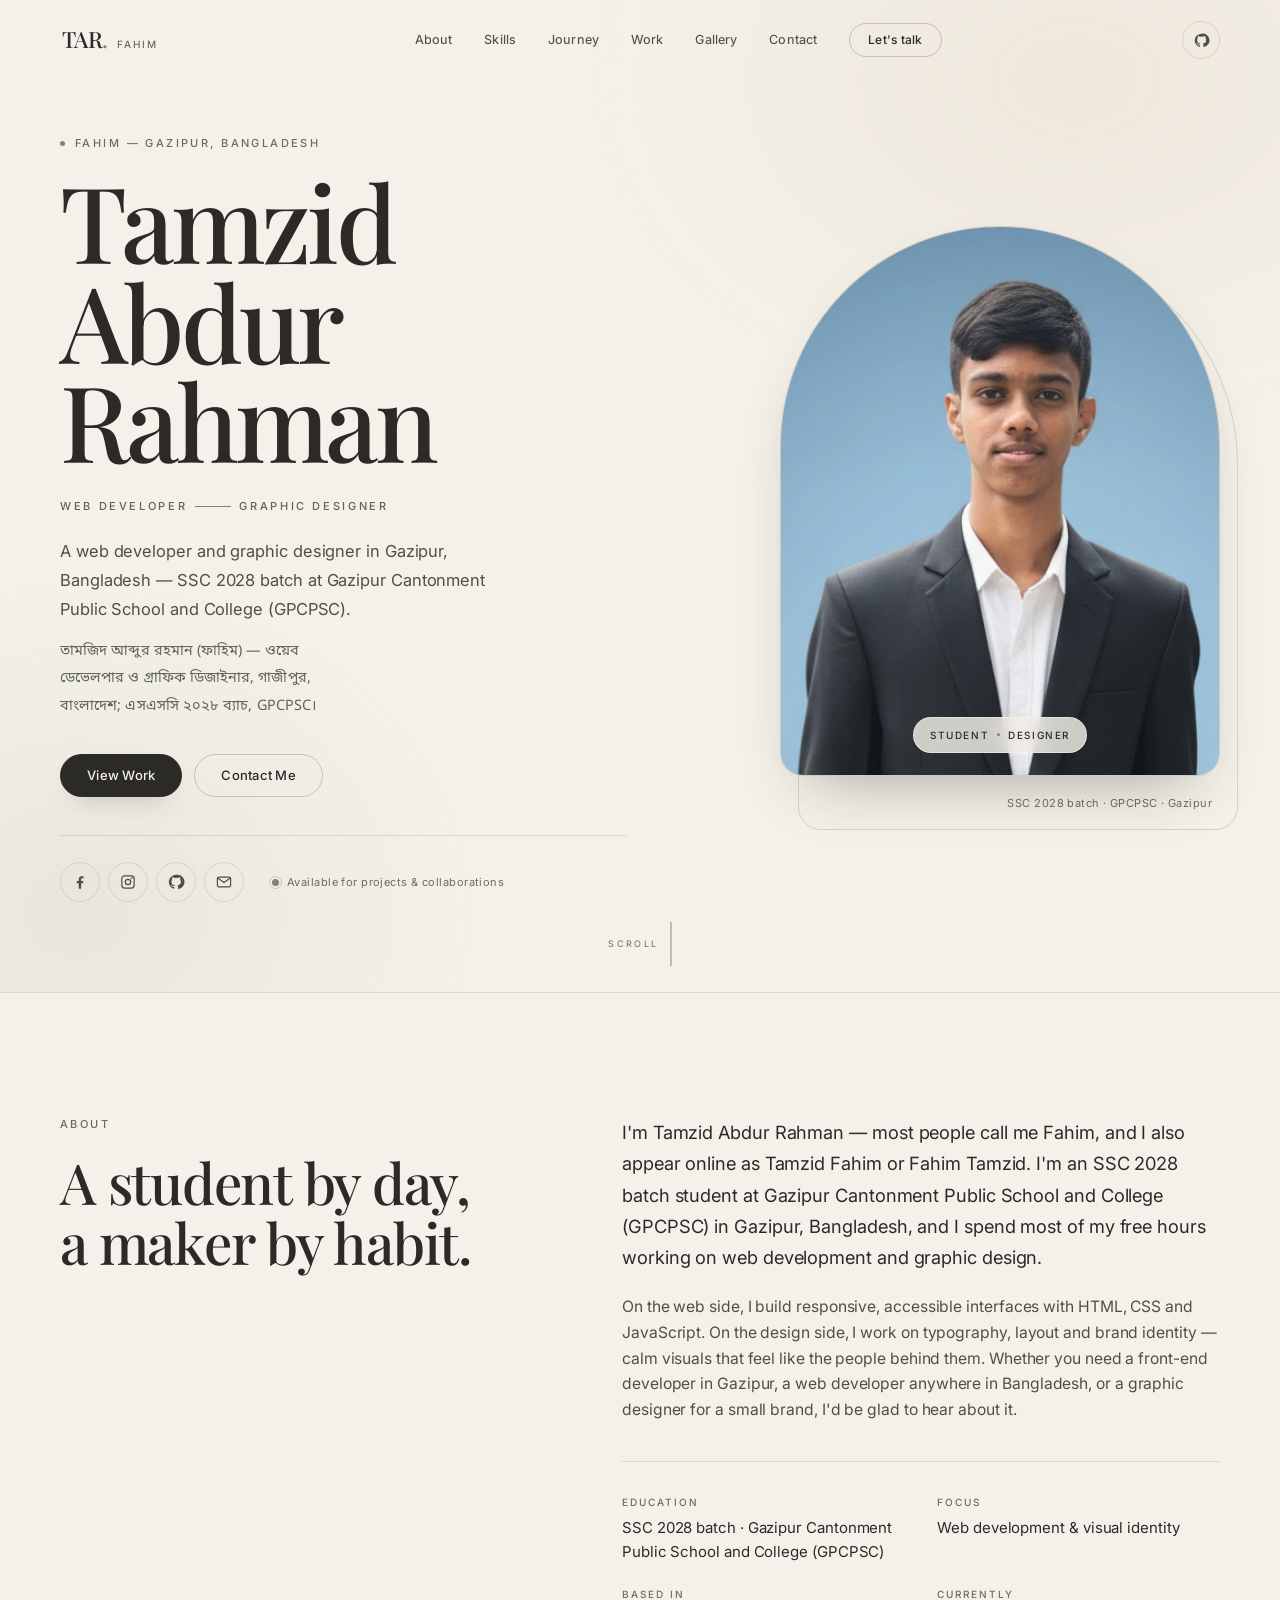
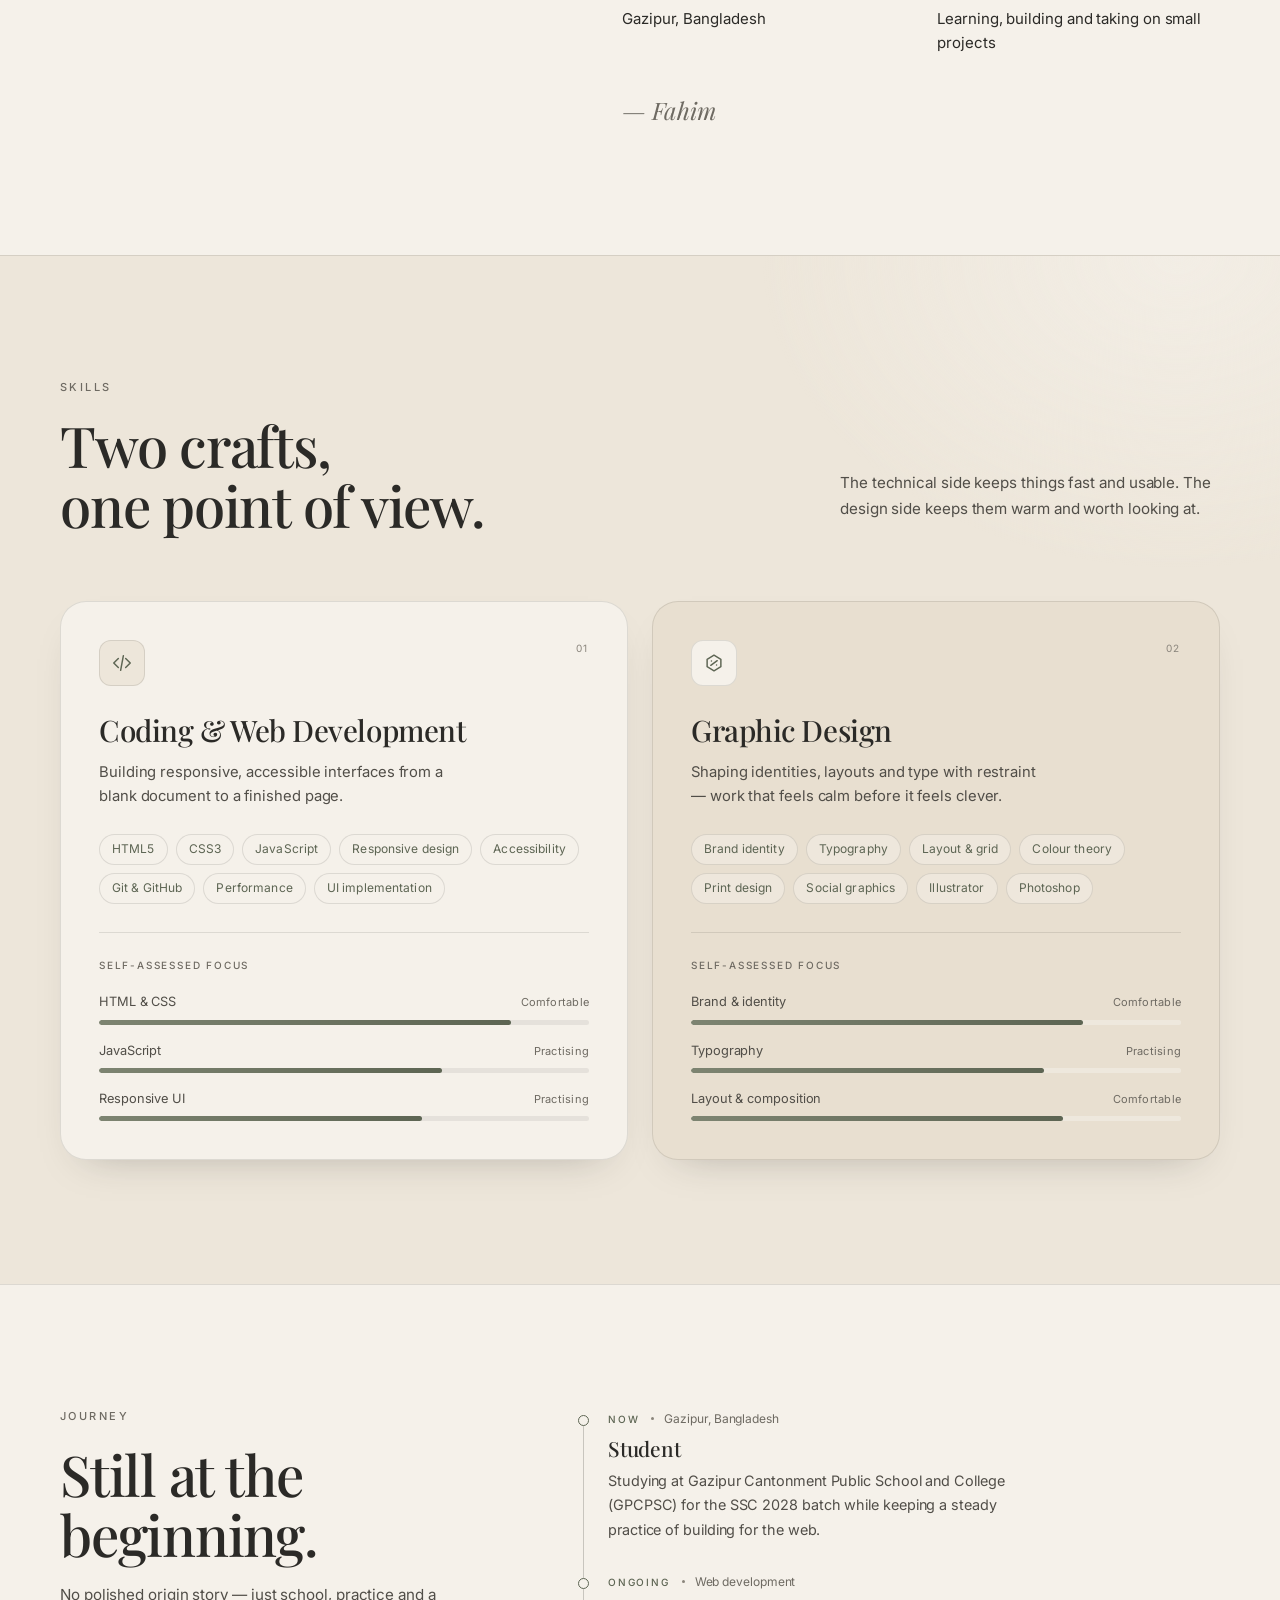
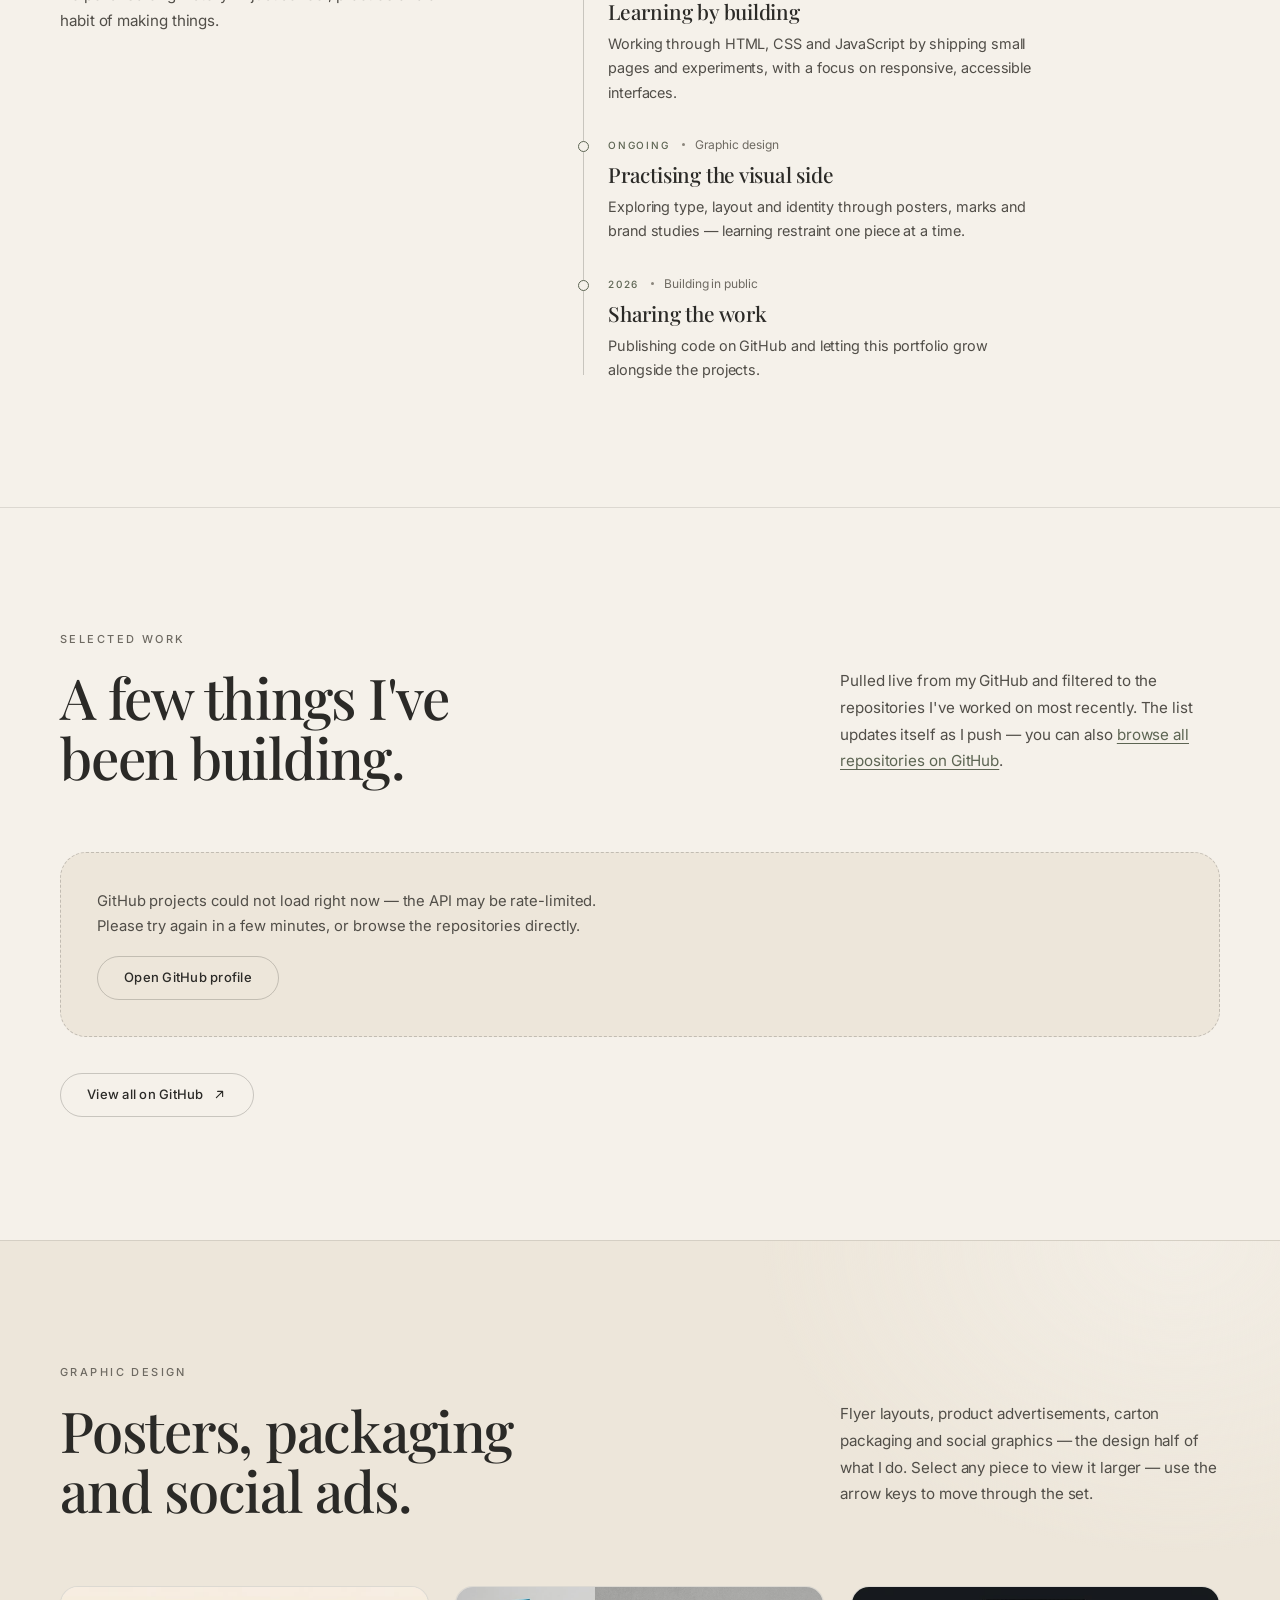
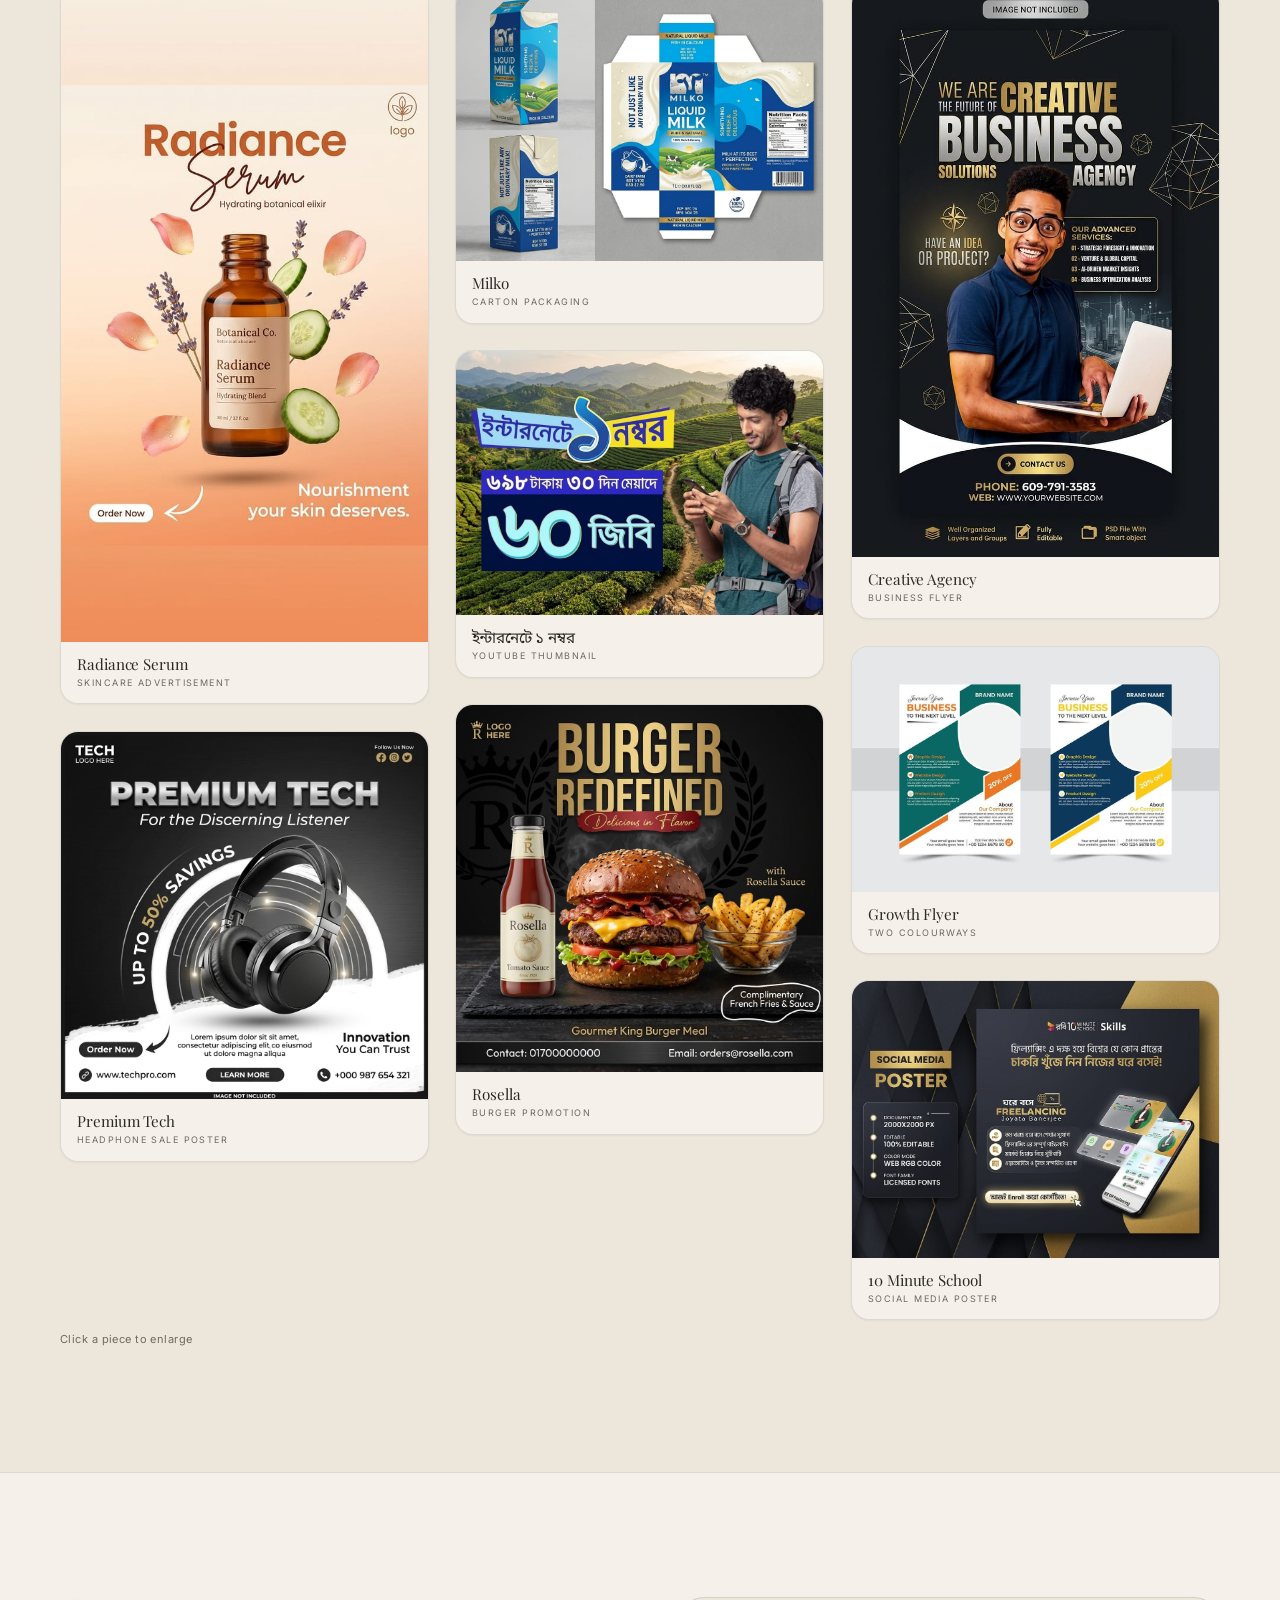
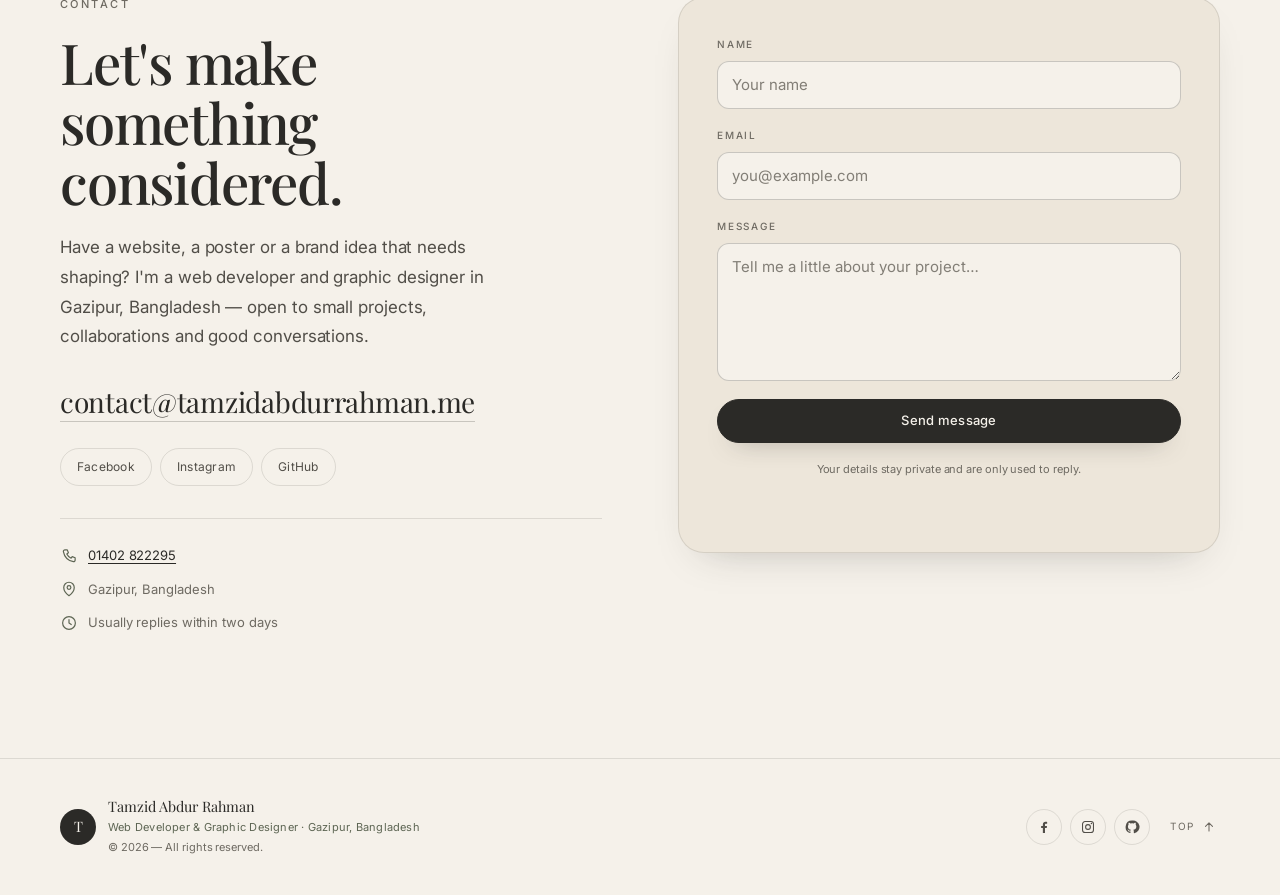
<file: index.html>
<!DOCTYPE html>
<html lang="en">
<head>
  <meta charset="utf-8">
  <meta name="viewport" content="width=device-width, initial-scale=1">
  <title>Tamzid Abdur Rahman (Fahim) | Web Developer &amp; Graphic Designer</title>
  <meta name="description" content="Tamzid Abdur Rahman (Fahim) is a web developer and graphic designer in Gazipur, Bangladesh — SSC 2028 batch at GPCPSC, building calm, accessible interfaces.">
  <meta name="author" content="Tamzid Abdur Rahman">
  <meta name="robots" content="index, follow, max-image-preview:large, max-snippet:-1, max-video-preview:-1">
  <meta name="theme-color" content="#F5F1EA">
  <meta name="color-scheme" content="light">
  <link rel="canonical" href="https://tamzidabdurrahman.me/">

  <!-- Open Graph -->
  <meta property="og:type" content="website">
  <meta property="og:site_name" content="Tamzid Abdur Rahman">
  <meta property="og:title" content="Tamzid Abdur Rahman (Fahim) | Web Developer &amp; Graphic Designer">
  <meta property="og:description" content="Web developer and graphic designer in Gazipur, Bangladesh. SSC 2028 batch student at Gazipur Cantonment Public School and College (GPCPSC).">
  <meta property="og:url" content="https://tamzidabdurrahman.me/">
  <meta property="og:locale" content="en_US">
  <meta property="og:locale:alternate" content="bn_BD">
  <meta property="og:image" content="https://tamzidabdurrahman.me/assets/og-image.png">
  <meta property="og:image:type" content="image/png">
  <meta property="og:image:width" content="1200">
  <meta property="og:image:height" content="630">
  <meta property="og:image:alt" content="Tamzid Abdur Rahman — Web Developer and Graphic Designer, Gazipur, Bangladesh">

  <!-- Twitter -->
  <meta name="twitter:card" content="summary_large_image">
  <meta name="twitter:title" content="Tamzid Abdur Rahman (Fahim) | Web Developer &amp; Graphic Designer">
  <meta name="twitter:description" content="Web developer and graphic designer in Gazipur, Bangladesh. SSC 2028 batch student at Gazipur Cantonment Public School and College (GPCPSC).">
  <meta name="twitter:image" content="https://tamzidabdurrahman.me/assets/og-image.png">
  <meta name="twitter:image:alt" content="Tamzid Abdur Rahman — Web Developer and Graphic Designer, Gazipur, Bangladesh">

  <link rel="icon" href="/favicon.ico" sizes="any">
  <link rel="icon" type="image/svg+xml" href="/favicon.svg">
  <link rel="icon" type="image/png" sizes="48x48" href="/favicon-48x48.png">
  <link rel="icon" type="image/png" sizes="96x96" href="/favicon-96x96.png">
  <link rel="icon" type="image/png" sizes="192x192" href="/favicon-192x192.png">
  <link rel="apple-touch-icon" href="/apple-touch-icon.png">
  <link rel="manifest" href="/site.webmanifest">

  <link rel="preconnect" href="https://fonts.googleapis.com">
  <link rel="preconnect" href="https://fonts.gstatic.com" crossorigin>
  <link href="https://fonts.googleapis.com/css2?family=Inter:wght@300;400;500;600&family=Noto+Sans+Bengali:wght@400;500&family=Playfair+Display:ital,wght@0,400;0,500;0,600;1,400&display=swap" rel="stylesheet">

  <link rel="stylesheet" href="css/style.css?v=202611021520">

  <script type="application/ld+json">
  {
    "@context": "https://schema.org",
    "@type": "Person",
    "@id": "https://tamzidabdurrahman.me/#person",
    "name": "Tamzid Abdur Rahman",
    "alternateName": ["Fahim", "Tamzid Fahim", "Fahim Tamzid", "তামজিদ আব্দুর রহমান"],
    "url": "https://tamzidabdurrahman.me/",
    "image": "https://tamzidabdurrahman.me/assets/portrait.jpg",
    "email": "contact@tamzidabdurrahman.me",
    "telephone": "+8801402822295",
    "jobTitle": "Web Developer & Graphic Designer",
    "description": "Web developer and graphic designer in Gazipur, Bangladesh, and an SSC 2028 batch student at Gazipur Cantonment Public School and College (GPCPSC).",
    "knowsAbout": ["Web Development", "HTML", "CSS", "JavaScript", "Graphic Design", "Responsive Design", "Typography", "Brand Identity"],
    "knowsLanguage": ["en", "bn"],
    "affiliation": {
      "@type": "EducationalOrganization",
      "name": "Gazipur Cantonment Public School and College",
      "alternateName": "GPCPSC",
      "description": "SSC 2028 batch",
      "address": {
        "@type": "PostalAddress",
        "addressLocality": "Gazipur",
        "addressCountry": "BD"
      }
    },
    "address": {
      "@type": "PostalAddress",
      "addressLocality": "Gazipur",
      "addressRegion": "Dhaka",
      "addressCountry": "BD"
    },
    "sameAs": [
      "https://github.com/fahim5536",
      "https://www.instagram.com/dev_fahim/",
      "https://www.facebook.com/md.fahim.857746"
    ]
  }
  </script>

  <script type="application/ld+json">
  {
    "@context": "https://schema.org",
    "@type": "WebSite",
    "@id": "https://tamzidabdurrahman.me/#website",
    "url": "https://tamzidabdurrahman.me/",
    "name": "Tamzid Abdur Rahman — Portfolio",
    "alternateName": ["Tamzid Fahim", "Fahim Tamzid"],
    "description": "Portfolio of Tamzid Abdur Rahman (Fahim), a web developer and graphic designer in Gazipur, Bangladesh.",
    "inLanguage": "en",
    "publisher": {
      "@id": "https://tamzidabdurrahman.me/#person"
    }
  }
  </script>
</head>
<body>
  <a class="skip-link" href="#main">Skip to content</a>

  <header class="site-header" id="site-header">
    <div class="container navbar">
      <a class="brand" href="#home" aria-label="TAR. FAHIM — Tamzid Abdur Rahman, back to top">
        <span class="brand-mark">TAR<span class="brand-dot" aria-hidden="true">.</span></span>
        <span class="brand-name">Fahim</span>
      </a>

      <nav class="nav-desktop" aria-label="Primary">
        <a href="#about">About</a>
        <a href="#skills">Skills</a>
        <a href="#journey">Journey</a>
        <a href="#work">Work</a>
        <a href="#gallery">Gallery</a>
        <a href="#contact">Contact</a>
        <a class="btn btn-sm btn-outline nav-cta" href="#contact">Let's talk</a>
      </nav>

      <div class="nav-actions">
        <a class="nav-github" href="https://github.com/fahim5536" target="_blank" rel="noopener noreferrer" aria-label="GitHub — fahim5536">
          <svg viewBox="0 0 24 24" width="17" height="17" aria-hidden="true" focusable="false"><path fill="currentColor" d="M12 2.4a9.6 9.6 0 0 0-3 18.7c.5.1.7-.2.7-.5v-1.9c-2.7.6-3.3-1.1-3.3-1.1-.4-1.1-1.1-1.4-1.1-1.4-.9-.6.1-.6.1-.6 1 .1 1.5 1 1.5 1 .9 1.5 2.3 1.1 2.9.8.1-.6.3-1.1.6-1.3-2.2-.3-4.5-1.1-4.5-4.9 0-1.1.4-2 1-2.7-.1-.3-.4-1.3.1-2.7 0 0 .8-.3 2.7 1a9.3 9.3 0 0 1 5 0c1.9-1.3 2.7-1 2.7-1 .5 1.4.2 2.4.1 2.7.6.7 1 1.6 1 2.7 0 3.8-2.3 4.6-4.5 4.9.3.3.7 1 .7 1.9v2.8c0 .3.2.6.7.5A9.6 9.6 0 0 0 12 2.4Z"/></svg>
        </a>

        <button class="nav-toggle" type="button" aria-expanded="false" aria-controls="mobile-menu" aria-label="Open menu">
          <span class="nav-toggle-bar" aria-hidden="true"></span>
          <span class="nav-toggle-bar" aria-hidden="true"></span>
          <span class="nav-toggle-bar" aria-hidden="true"></span>
        </button>
      </div>
    </div>

    <div class="mobile-menu" id="mobile-menu" hidden>
      <nav class="container" aria-label="Mobile">
        <a href="#about"><span>01</span>About</a>
        <a href="#skills"><span>02</span>Skills</a>
        <a href="#journey"><span>03</span>Journey</a>
        <a href="#work"><span>04</span>Work</a>
        <a href="#gallery"><span>05</span>Gallery</a>
        <a href="#contact"><span>06</span>Contact</a>
        <a class="btn btn-primary" href="#contact">Start a conversation</a>
      </nav>
    </div>
  </header>

  <main id="main">
    <!-- 1. Hero -->
    <section class="hero" id="home" aria-labelledby="hero-title">
      <div class="container hero-grid">
        <div class="hero-copy" data-reveal>
          <p class="eyebrow"><span class="dot" aria-hidden="true"></span>Fahim — Gazipur, Bangladesh</p>
          <h1 id="hero-title" class="hero-title">
            <span>Tamzid</span>
            <span>Abdur</span>
            <span>Rahman</span>
          </h1>
          <p class="hero-role">Web Developer <span class="rule" aria-hidden="true"></span> Graphic Designer</p>
          <p class="hero-lede">
            A web developer and graphic designer in Gazipur, Bangladesh — SSC 2028 batch
            at Gazipur Cantonment Public School and College (GPCPSC).
          </p>
          <p class="bilingual-line" lang="bn">তামজিদ আব্দুর রহমান (ফাহিম) — ওয়েব ডেভেলপার ও গ্রাফিক ডিজাইনার, গাজীপুর, বাংলাদেশ; এসএসসি ২০২৮ ব্যাচ, GPCPSC।</p>
          <div class="hero-actions">
            <a class="btn btn-primary" href="#work">View Work</a>
            <a class="btn btn-outline" href="#contact">Contact Me</a>
          </div>
          <div class="hero-meta">
            <div class="socials" aria-label="Social links">
              <a href="https://www.facebook.com/md.fahim.857746" target="_blank" rel="noopener noreferrer" aria-label="Facebook — Tamzid Abdur Rahman">
                <svg viewBox="0 0 24 24" width="18" height="18" aria-hidden="true" focusable="false"><path fill="currentColor" d="M13.5 21v-7.5h2.6l.4-3h-3V8.6c0-.9.3-1.5 1.6-1.5H16.7V4.4c-.3 0-1.3-.1-2.4-.1-2.4 0-4 1.5-4 4.1v2.1H7.7v3h2.6V21h3.2Z"/></svg>
              </a>
              <a href="https://www.instagram.com/dev_fahim/" target="_blank" rel="noopener noreferrer" aria-label="Instagram — dev_fahim">
                <svg viewBox="0 0 24 24" width="18" height="18" aria-hidden="true" focusable="false"><path fill="none" stroke="currentColor" stroke-width="1.6" d="M7.6 3.8h8.8a3.8 3.8 0 0 1 3.8 3.8v8.8a3.8 3.8 0 0 1-3.8 3.8H7.6a3.8 3.8 0 0 1-3.8-3.8V7.6a3.8 3.8 0 0 1 3.8-3.8Z"/><circle cx="12" cy="12" r="3.6" fill="none" stroke="currentColor" stroke-width="1.6"/><circle cx="17.1" cy="6.9" r="1.1" fill="currentColor"/></svg>
              </a>
              <a href="https://github.com/fahim5536" target="_blank" rel="noopener noreferrer" aria-label="GitHub">
                <svg viewBox="0 0 24 24" width="18" height="18" aria-hidden="true" focusable="false"><path fill="currentColor" d="M12 2.4a9.6 9.6 0 0 0-3 18.7c.5.1.7-.2.7-.5v-1.9c-2.7.6-3.3-1.1-3.3-1.1-.4-1.1-1.1-1.4-1.1-1.4-.9-.6.1-.6.1-.6 1 .1 1.5 1 1.5 1 .9 1.5 2.3 1.1 2.9.8.1-.6.3-1.1.6-1.3-2.2-.3-4.5-1.1-4.5-4.9 0-1.1.4-2 1-2.7-.1-.3-.4-1.3.1-2.7 0 0 .8-.3 2.7 1a9.3 9.3 0 0 1 5 0c1.9-1.3 2.7-1 2.7-1 .5 1.4.2 2.4.1 2.7.6.7 1 1.6 1 2.7 0 3.8-2.3 4.6-4.5 4.9.3.3.7 1 .7 1.9v2.8c0 .3.2.6.7.5A9.6 9.6 0 0 0 12 2.4Z"/></svg>
              </a>
              <a href="mailto:contact@tamzidabdurrahman.me" aria-label="Email — contact@tamzidabdurrahman.me">
                <svg viewBox="0 0 24 24" width="18" height="18" aria-hidden="true" focusable="false"><rect x="3.2" y="5.5" width="17.6" height="13" rx="2.2" fill="none" stroke="currentColor" stroke-width="1.6"/><path d="m4.5 7.4 7.5 5.4 7.5-5.4" fill="none" stroke="currentColor" stroke-width="1.6" stroke-linecap="round"/></svg>
              </a>
            </div>
            <p class="availability"><span class="status-dot" aria-hidden="true"></span>Available for projects &amp; collaborations</p>
          </div>
        </div>

        <div class="hero-visual" data-reveal data-delay="120">
          <figure class="portrait-frame">
            <img src="assets/portrait.jpg" width="397" height="505" alt="Portrait of Tamzid Abdur Rahman (Fahim) wearing a dark suit and white shirt" fetchpriority="high" decoding="async">
            <figcaption class="portrait-caption">
              <span>Student</span>
              <span class="caption-dot" aria-hidden="true"></span>
              <span>Designer</span>
            </figcaption>
          </figure>
          <p class="hero-note">SSC 2028 batch · GPCPSC · Gazipur</p>
        </div>
      </div>

      <a class="scroll-cue" href="#about" aria-label="Scroll to about section">
        <span>Scroll</span>
        <span class="scroll-line" aria-hidden="true"></span>
      </a>
    </section>

    <!-- 2. About -->
    <section class="section" id="about" aria-labelledby="about-title">
      <div class="container about-grid">
        <div class="section-head" data-reveal>
          <p class="eyebrow">About</p>
          <h2 id="about-title" class="section-title">A student by day,<br>a maker by habit.</h2>
        </div>

        <div class="about-body" data-reveal data-delay="80">
          <p class="lede">
            I'm Tamzid Abdur Rahman — most people call me Fahim, and I also appear online as
            Tamzid Fahim or Fahim Tamzid. I'm an SSC 2028 batch student at Gazipur Cantonment
            Public School and College (GPCPSC) in Gazipur, Bangladesh, and I spend most of my
            free hours working on web development and graphic design.
          </p>
          <p>
            On the web side, I build responsive, accessible interfaces with HTML, CSS and
            JavaScript. On the design side, I work on typography, layout and brand identity
            — calm visuals that feel like the people behind them. Whether you need a
            front-end developer in Gazipur, a web developer anywhere in Bangladesh, or a
            graphic designer for a small brand, I'd be glad to hear about it.
          </p>

          <dl class="about-details">
            <div>
              <dt>Education</dt>
              <dd>SSC 2028 batch · Gazipur Cantonment Public School and College (GPCPSC)</dd>
            </div>
            <div>
              <dt>Focus</dt>
              <dd>Web development &amp; visual identity</dd>
            </div>
            <div>
              <dt>Based in</dt>
              <dd>Gazipur, Bangladesh</dd>
            </div>
            <div>
              <dt>Currently</dt>
              <dd>Learning, building and taking on small projects</dd>
            </div>
          </dl>

          <div class="signature">— Fahim</div>
        </div>
      </div>
    </section>

    <!-- 3. Skills -->
    <section class="section section-tinted" id="skills" aria-labelledby="skills-title">
      <div class="container">
        <div class="section-head section-head-row" data-reveal>
          <div>
            <p class="eyebrow">Skills</p>
            <h2 id="skills-title" class="section-title">Two crafts,<br>one point of view.</h2>
          </div>
          <p class="section-lede">
            The technical side keeps things fast and usable. The design side keeps them
            warm and worth looking at.
          </p>
        </div>

        <div class="skills-grid">
          <article class="skill-card" data-reveal>
            <div class="skill-card-top">
              <span class="skill-icon" aria-hidden="true">
                <svg viewBox="0 0 24 24" width="22" height="22" fill="none" stroke="currentColor" stroke-width="1.6" stroke-linecap="round" stroke-linejoin="round"><path d="m8 7-5 5 5 5M16 7l5 5-5 5M13.5 4l-3 16"/></svg>
              </span>
              <span class="skill-index" aria-hidden="true">01</span>
            </div>
            <h3>Coding &amp; Web Development</h3>
            <p>Building responsive, accessible interfaces from a blank document to a finished page.</p>
            <ul class="tags" aria-label="Coding skills">
              <li>HTML5</li>
              <li>CSS3</li>
              <li>JavaScript</li>
              <li>Responsive design</li>
              <li>Accessibility</li>
              <li>Git &amp; GitHub</li>
              <li>Performance</li>
              <li>UI implementation</li>
            </ul>

            <div class="skill-levels">
              <p class="skill-levels-label">Self-assessed focus</p>
              <div class="skill-level">
                <div class="skill-level-row"><span>HTML &amp; CSS</span><span>Comfortable</span></div>
                <div class="meter" aria-hidden="true"><span style="--level: 84%"></span></div>
              </div>
              <div class="skill-level">
                <div class="skill-level-row"><span>JavaScript</span><span>Practising</span></div>
                <div class="meter" aria-hidden="true"><span style="--level: 70%"></span></div>
              </div>
              <div class="skill-level">
                <div class="skill-level-row"><span>Responsive UI</span><span>Practising</span></div>
                <div class="meter" aria-hidden="true"><span style="--level: 66%"></span></div>
              </div>
            </div>
          </article>

          <article class="skill-card skill-card-alt" data-reveal data-delay="100">
            <div class="skill-card-top">
              <span class="skill-icon" aria-hidden="true">
                <svg viewBox="0 0 24 24" width="22" height="22" fill="none" stroke="currentColor" stroke-width="1.6" stroke-linecap="round" stroke-linejoin="round"><path d="M12 3.5 4.5 8v8L12 20.5 19.5 16V8L12 3.5Z"/><path d="m8.5 14.5 7-5M9.2 9.9h.01M14.8 14.1h.01"/></svg>
              </span>
              <span class="skill-index" aria-hidden="true">02</span>
            </div>
            <h3>Graphic Design</h3>
            <p>Shaping identities, layouts and type with restraint — work that feels calm before it feels clever.</p>
            <ul class="tags" aria-label="Design skills">
              <li>Brand identity</li>
              <li>Typography</li>
              <li>Layout &amp; grid</li>
              <li>Colour theory</li>
              <li>Print design</li>
              <li>Social graphics</li>
              <li>Illustrator</li>
              <li>Photoshop</li>
            </ul>

            <div class="skill-levels">
              <p class="skill-levels-label">Self-assessed focus</p>
              <div class="skill-level">
                <div class="skill-level-row"><span>Brand &amp; identity</span><span>Comfortable</span></div>
                <div class="meter" aria-hidden="true"><span style="--level: 80%"></span></div>
              </div>
              <div class="skill-level">
                <div class="skill-level-row"><span>Typography</span><span>Practising</span></div>
                <div class="meter" aria-hidden="true"><span style="--level: 72%"></span></div>
              </div>
              <div class="skill-level">
                <div class="skill-level-row"><span>Layout &amp; composition</span><span>Comfortable</span></div>
                <div class="meter" aria-hidden="true"><span style="--level: 76%"></span></div>
              </div>
            </div>
          </article>
        </div>
      </div>
    </section>

    <!-- 4. Journey -->
    <section class="section" id="journey" aria-labelledby="journey-title">
      <div class="container journey-grid">
        <div class="section-head journey-head" data-reveal>
          <p class="eyebrow">Journey</p>
          <h2 id="journey-title" class="section-title">Still at the<br>beginning.</h2>
          <p class="section-lede">
            No polished origin story — just school, practice and a habit of making things.
          </p>
        </div>

        <ol class="timeline">
          <li class="timeline-item" data-reveal>
            <span class="timeline-dot" aria-hidden="true"></span>
            <div class="timeline-meta">
              <span class="timeline-time">Now</span>
              <span class="timeline-place">Gazipur, Bangladesh</span>
            </div>
            <h3>Student</h3>
            <p>Studying at Gazipur Cantonment Public School and College (GPCPSC) for the SSC 2028 batch while keeping a steady practice of building for the web.</p>
          </li>
          <li class="timeline-item" data-reveal data-delay="80">
            <span class="timeline-dot" aria-hidden="true"></span>
            <div class="timeline-meta">
              <span class="timeline-time">Ongoing</span>
              <span class="timeline-place">Web development</span>
            </div>
            <h3>Learning by building</h3>
            <p>Working through HTML, CSS and JavaScript by shipping small pages and experiments, with a focus on responsive, accessible interfaces.</p>
          </li>
          <li class="timeline-item" data-reveal data-delay="160">
            <span class="timeline-dot" aria-hidden="true"></span>
            <div class="timeline-meta">
              <span class="timeline-time">Ongoing</span>
              <span class="timeline-place">Graphic design</span>
            </div>
            <h3>Practising the visual side</h3>
            <p>Exploring type, layout and identity through posters, marks and brand studies — learning restraint one piece at a time.</p>
          </li>
          <li class="timeline-item" data-reveal data-delay="240">
            <span class="timeline-dot" aria-hidden="true"></span>
            <div class="timeline-meta">
              <span class="timeline-time">2026</span>
              <span class="timeline-place">Building in public</span>
            </div>
            <h3>Sharing the work</h3>
            <p>Publishing code on GitHub and letting this portfolio grow alongside the projects.</p>
          </li>
        </ol>
      </div>
    </section>

    <!-- 5. Projects -->
    <section class="section" id="work" aria-labelledby="work-title">
      <div class="container">
        <div class="section-head section-head-row" data-reveal>
          <div>
            <p class="eyebrow">Selected work</p>
            <h2 id="work-title" class="section-title">A few things I've<br>been building.</h2>
          </div>
          <p class="section-lede">
            Pulled live from my GitHub and filtered to the repositories I've worked on
            most recently. The list updates itself as I push — you can also
            <a href="https://github.com/fahim5536" target="_blank" rel="noopener noreferrer" aria-label="Browse all repositories on GitHub — fahim5536">browse all repositories on GitHub</a>.
          </p>
        </div>

        <div class="github-activity" id="github-activity" hidden>
          <div class="activity-head">
            <span class="activity-title">GitHub activity</span>
            <a class="activity-profile" href="https://github.com/fahim5536" target="_blank" rel="noopener noreferrer" aria-label="GitHub profile — fahim5536">@fahim5536</a>
          </div>
          <div class="activity-stats">
            <div class="activity-stat">
              <span>Public repos</span>
              <strong id="gh-repo-count">—</strong>
            </div>
            <div class="activity-stat">
              <span>Followers</span>
              <strong id="gh-followers">—</strong>
            </div>
            <div class="activity-stat activity-langs">
              <span>Top languages</span>
              <div class="activity-languages" id="gh-languages"></div>
            </div>
          </div>
        </div>

        <div class="projects-grid" id="projects-grid"></div>
        <p class="sr-only" id="projects-status" role="status" aria-live="polite"></p>

        <noscript>
          <div class="projects-fallback">
            <p>This section loads projects live from GitHub, so JavaScript is required. You can browse the repositories directly instead.</p>
            <a class="btn btn-outline" href="https://github.com/fahim5536" target="_blank" rel="noopener noreferrer" aria-label="Open GitHub profile — fahim5536">Open GitHub profile</a>
          </div>
        </noscript>

        <div class="projects-footer" data-reveal>
          <a class="btn btn-outline" href="https://github.com/fahim5536" target="_blank" rel="noopener noreferrer" aria-label="View all repositories on GitHub — fahim5536">
            View all on GitHub
            <svg viewBox="0 0 24 24" width="15" height="15" fill="none" stroke="currentColor" stroke-width="1.8" stroke-linecap="round" stroke-linejoin="round" aria-hidden="true"><path d="M7 17 17 7M9 7h8v8"/></svg>
          </a>
        </div>
      </div>
    </section>

    <!-- 6. Gallery -->
    <section class="section section-tinted" id="gallery" aria-labelledby="gallery-title">
      <div class="container">
        <div class="section-head section-head-row" data-reveal>
          <div>
            <p class="eyebrow">Graphic design</p>
            <h2 id="gallery-title" class="section-title">Posters, packaging<br>and social ads.</h2>
          </div>
          <p class="section-lede">
            Flyer layouts, product advertisements, carton packaging and social graphics —
            the design half of what I do. Select any piece to view it larger — use the
            arrow keys to move through the set.
          </p>
        </div>

        <div class="gallery" data-gallery>
          <!-- Ordered so the CSS masonry columns finish at a similar height -->
          <figure class="gallery-item" data-reveal>
            <button class="gallery-trigger" type="button" data-gallery-item data-caption="Radiance Serum — skincare advertisement" aria-label="View Radiance Serum, skincare advertisement">
              <img src="assets/design-radiance-serum-ad.jpg" width="617" height="1100" alt="Vertical skincare advertisement on a peach gradient, with an amber bottle ringed by rose petals, cucumber slices and lavender sprigs" loading="lazy" decoding="async">
            </button>
            <figcaption>Radiance Serum <span>Skincare advertisement</span></figcaption>
          </figure>

          <figure class="gallery-item" data-reveal data-delay="60">
            <button class="gallery-trigger" type="button" data-gallery-item data-caption="Premium Tech — headphone sale poster" aria-label="View Premium Tech, headphone sale poster">
              <img src="assets/design-premium-tech-poster.jpg" width="1024" height="1024" alt="Square black poster with chrome Premium Tech lettering, black over-ear headphones and a curved up to 50 percent savings arc" loading="lazy" decoding="async">
            </button>
            <figcaption>Premium Tech <span>Headphone sale poster</span></figcaption>
          </figure>

          <figure class="gallery-item" data-reveal data-delay="120">
            <button class="gallery-trigger" type="button" data-gallery-item data-caption="Milko — liquid milk carton packaging" aria-label="View Milko, liquid milk carton packaging">
              <img src="assets/design-milko-carton-packaging.jpg" width="1100" height="821" alt="Blue and cream liquid milk carton shown as two three-dimensional mockups beside the unfolded packaging layout with a nutrition panel and barcode" loading="lazy" decoding="async">
            </button>
            <figcaption>Milko <span>Carton packaging</span></figcaption>
          </figure>

          <figure class="gallery-item" data-reveal>
            <button class="gallery-trigger" type="button" data-gallery-item data-caption="ইন্টারনেটে ১ নম্বর — Bengali YouTube thumbnail" aria-label="View internet offer YouTube thumbnail">
              <img src="assets/design-tea-garden-thumbnail.jpg" width="1100" height="792" alt="YouTube thumbnail over a tea garden hillside: a young man checking his phone beside bold Bengali type reading 698 taka, 30 days, 60 GB" loading="lazy" decoding="async">
            </button>
            <figcaption>ইন্টারনেটে ১ নম্বর <span>YouTube thumbnail</span></figcaption>
          </figure>

          <figure class="gallery-item" data-reveal data-delay="60">
            <button class="gallery-trigger" type="button" data-gallery-item data-caption="Rosella — burger promotion" aria-label="View Rosella, burger promotion">
              <img src="assets/design-rosella-burger-ad.jpg" width="1024" height="1024" alt="Square dark food advertisement with gold Burger Redefined lettering, a cheeseburger, a bottle of tomato sauce and a bowl of fries" loading="lazy" decoding="async">
            </button>
            <figcaption>Rosella <span>Burger promotion</span></figcaption>
          </figure>

          <figure class="gallery-item" data-reveal data-delay="120">
            <button class="gallery-trigger" type="button" data-gallery-item data-caption="Creative agency — business flyer" aria-label="View Creative agency, business flyer">
              <img src="assets/design-creative-agency-flyer.jpg" width="709" height="1100" alt="Tall black and gold agency flyer with metallic headline type, thin geometric ornaments and a man holding a laptop" loading="lazy" decoding="async">
            </button>
            <figcaption>Creative Agency <span>Business flyer</span></figcaption>
          </figure>

          <figure class="gallery-item" data-reveal>
            <button class="gallery-trigger" type="button" data-gallery-item data-caption="Growth flyer — two colourways" aria-label="View Growth flyer, two colourways">
              <img src="assets/design-business-flyer-variants.jpg" width="1100" height="733" alt="Two business flyer layouts side by side, one teal and orange and one navy and yellow, each with curved panels and a 20 percent off ribbon" loading="lazy" decoding="async">
            </button>
            <figcaption>Growth Flyer <span>Two colourways</span></figcaption>
          </figure>

          <figure class="gallery-item" data-reveal data-delay="60">
            <button class="gallery-trigger" type="button" data-gallery-item data-caption="10 Minute School Skills — social media poster" aria-label="View 10 Minute School Skills, social media poster">
              <img src="assets/design-10minute-school-poster.jpg" width="1100" height="829" alt="Navy and gold social media poster in Bengali promoting a freelancing course, previewed on a phone mockup beside a specification panel" loading="lazy" decoding="async">
            </button>
            <figcaption>10 Minute School <span>Social media poster</span></figcaption>
          </figure>
        </div>

        <p class="gallery-hint" data-reveal>Click a piece to enlarge</p>
      </div>
    </section>

    <!-- 7. Contact -->
    <section class="section" id="contact" aria-labelledby="contact-title">
      <div class="container contact-grid">
        <div class="contact-copy" data-reveal>
          <p class="eyebrow">Contact</p>
          <h2 id="contact-title" class="section-title">Let's make<br>something considered.</h2>
          <p class="lede">
            Have a website, a poster or a brand idea that needs shaping? I'm a web developer
            and graphic designer in Gazipur, Bangladesh — open to small projects,
            collaborations and good conversations.
          </p>

          <p class="contact-mail">
            <a href="mailto:contact@tamzidabdurrahman.me">contact@tamzidabdurrahman.me</a>
          </p>

          <div class="socials socials-pills" aria-label="Social links">
            <a href="https://www.facebook.com/md.fahim.857746" target="_blank" rel="noopener noreferrer" aria-label="Facebook — Tamzid Abdur Rahman">Facebook</a>
            <a href="https://www.instagram.com/dev_fahim/" target="_blank" rel="noopener noreferrer" aria-label="Instagram — dev_fahim">Instagram</a>
            <a href="https://github.com/fahim5536" target="_blank" rel="noopener noreferrer" aria-label="GitHub — fahim5536">GitHub</a>
          </div>

          <ul class="contact-facts">
            <li>
              <svg viewBox="0 0 24 24" width="18" height="18" fill="none" stroke="currentColor" stroke-width="1.6" stroke-linecap="round" stroke-linejoin="round" aria-hidden="true"><path d="M6.6 3.8h3.1l1.5 3.9-2.1 1.5a12.4 12.4 0 0 0 5.7 5.7l1.5-2.1 3.9 1.5v3.1a2.1 2.1 0 0 1-2.3 2.1A16.9 16.9 0 0 1 4.5 6.1a2.1 2.1 0 0 1 2.1-2.3Z"/></svg>
              <a href="tel:+8801402822295">01402 822295</a>
            </li>
            <li>
              <svg viewBox="0 0 24 24" width="18" height="18" fill="none" stroke="currentColor" stroke-width="1.6" stroke-linecap="round" stroke-linejoin="round" aria-hidden="true"><path d="M12 21s7-5.1 7-11a7 7 0 1 0-14 0c0 5.9 7 11 7 11Z"/><circle cx="12" cy="10" r="2.5"/></svg>
              Gazipur, Bangladesh
            </li>
            <li>
              <svg viewBox="0 0 24 24" width="18" height="18" fill="none" stroke="currentColor" stroke-width="1.6" stroke-linecap="round" stroke-linejoin="round" aria-hidden="true"><circle cx="12" cy="12" r="8.5"/><path d="M12 7.5V12l3 2"/></svg>
              Usually replies within two days
            </li>
          </ul>
        </div>

        <div class="contact-card" data-reveal data-delay="100">
          <form id="contact-form" class="contact-form" action="https://formspree.io/f/xljjpavk" method="POST">
            <input type="hidden" name="_subject" value="New message from tamzidabdurrahman.me">
            <input type="hidden" name="_next" value="https://tamzidabdurrahman.me/sent.html">
            <input type="text" name="_gotcha" class="hp-field" tabindex="-1" autocomplete="off" aria-hidden="true">

            <div class="field">
              <label for="name">Name</label>
              <input id="name" name="name" type="text" autocomplete="name" placeholder="Your name" required>
            </div>

            <div class="field">
              <label for="email">Email</label>
              <input id="email" name="email" type="email" autocomplete="email" placeholder="you@example.com" required>
            </div>

            <div class="field">
              <label for="message">Message</label>
              <textarea id="message" name="message" rows="5" placeholder="Tell me a little about your project…" required></textarea>
            </div>

            <button class="btn btn-primary btn-block" type="submit">
              <span class="btn-label">Send message</span>
              <span class="btn-spinner" aria-hidden="true"></span>
            </button>

            <p class="form-note">Your details stay private and are only used to reply.</p>
            <p class="form-status" id="form-status" role="status" aria-live="polite"></p>
          </form>
        </div>
      </div>
    </section>
  </main>

  <footer class="site-footer">
    <div class="container footer-grid">
      <div class="footer-brand">
        <span class="footer-mark" aria-hidden="true">T</span>
        <div>
          <p class="footer-name">Tamzid Abdur Rahman</p>
          <p class="footer-role">Web Developer &amp; Graphic Designer · Gazipur, Bangladesh</p>
          <p class="footer-year">© <span id="year">2026</span> — All rights reserved.</p>
        </div>
      </div>

      <div class="footer-socials" aria-label="Social links" data-placeholder-socials>
        <a href="https://www.facebook.com/md.fahim.857746" target="_blank" rel="noopener noreferrer" aria-label="Facebook — Tamzid Abdur Rahman">
          <svg viewBox="0 0 24 24" width="16" height="16" aria-hidden="true" focusable="false"><path fill="currentColor" d="M13.5 21v-7.5h2.6l.4-3h-3V8.6c0-.9.3-1.5 1.6-1.5H16.7V4.4c-.3 0-1.3-.1-2.4-.1-2.4 0-4 1.5-4 4.1v2.1H7.7v3h2.6V21h3.2Z"/></svg>
        </a>
        <a href="https://www.instagram.com/dev_fahim/" target="_blank" rel="noopener noreferrer" aria-label="Instagram — dev_fahim">
          <svg viewBox="0 0 24 24" width="16" height="16" aria-hidden="true" focusable="false"><path fill="none" stroke="currentColor" stroke-width="1.6" d="M7.6 3.8h8.8a3.8 3.8 0 0 1 3.8 3.8v8.8a3.8 3.8 0 0 1-3.8 3.8H7.6a3.8 3.8 0 0 1-3.8-3.8V7.6a3.8 3.8 0 0 1 3.8-3.8Z"/><circle cx="12" cy="12" r="3.6" fill="none" stroke="currentColor" stroke-width="1.6"/><circle cx="17.1" cy="6.9" r="1.1" fill="currentColor"/></svg>
        </a>
        <a href="https://github.com/fahim5536" target="_blank" rel="noopener noreferrer" aria-label="GitHub">
          <svg viewBox="0 0 24 24" width="16" height="16" aria-hidden="true" focusable="false"><path fill="currentColor" d="M12 2.4a9.6 9.6 0 0 0-3 18.7c.5.1.7-.2.7-.5v-1.9c-2.7.6-3.3-1.1-3.3-1.1-.4-1.1-1.1-1.4-1.1-1.4-.9-.6.1-.6.1-.6 1 .1 1.5 1 1.5 1 .9 1.5 2.3 1.1 2.9.8.1-.6.3-1.1.6-1.3-2.2-.3-4.5-1.1-4.5-4.9 0-1.1.4-2 1-2.7-.1-.3-.4-1.3.1-2.7 0 0 .8-.3 2.7 1a9.3 9.3 0 0 1 5 0c1.9-1.3 2.7-1 2.7-1 .5 1.4.2 2.4.1 2.7.6.7 1 1.6 1 2.7 0 3.8-2.3 4.6-4.5 4.9.3.3.7 1 .7 1.9v2.8c0 .3.2.6.7.5A9.6 9.6 0 0 0 12 2.4Z"/></svg>
        </a>
        <a href="#home" class="footer-top">Top
          <svg viewBox="0 0 24 24" width="14" height="14" fill="none" stroke="currentColor" stroke-width="1.8" stroke-linecap="round" stroke-linejoin="round" aria-hidden="true"><path d="M12 19V5M6 11l6-6 6 6"/></svg>
        </a>
      </div>
    </div>
  </footer>

  <!-- Lightbox -->
  <div class="lightbox" id="lightbox" role="dialog" aria-modal="true" aria-label="Design gallery viewer" hidden>
    <div class="lightbox-backdrop" data-lightbox-close></div>
    <div class="lightbox-panel">
      <button class="lightbox-close" type="button" data-lightbox-close aria-label="Close gallery viewer">
        <svg viewBox="0 0 24 24" width="20" height="20" fill="none" stroke="currentColor" stroke-width="1.6" stroke-linecap="round" aria-hidden="true"><path d="M6 6l12 12M18 6 6 18"/></svg>
      </button>
      <button class="lightbox-nav lightbox-prev" type="button" data-lightbox-prev aria-label="Previous piece">
        <svg viewBox="0 0 24 24" width="22" height="22" fill="none" stroke="currentColor" stroke-width="1.5" stroke-linecap="round" stroke-linejoin="round" aria-hidden="true"><path d="M15 6l-6 6 6 6"/></svg>
      </button>
      <figure class="lightbox-figure">
        <img id="lightbox-image" class="lightbox-image" src="assets/design-radiance-serum-ad.jpg" alt="Vertical skincare advertisement on a peach gradient, with an amber bottle ringed by rose petals, cucumber slices and lavender sprigs" width="617" height="1100">
        <figcaption class="lightbox-caption">
          <span id="lightbox-caption">Radiance Serum — skincare advertisement</span>
          <span class="lightbox-counter" id="lightbox-counter">1 / 8</span>
        </figcaption>
      </figure>
      <button class="lightbox-nav lightbox-next" type="button" data-lightbox-next aria-label="Next piece">
        <svg viewBox="0 0 24 24" width="22" height="22" fill="none" stroke="currentColor" stroke-width="1.5" stroke-linecap="round" stroke-linejoin="round" aria-hidden="true"><path d="M9 6l6 6-6 6"/></svg>
      </button>
    </div>
  </div>

  <script src="js/main.js?v=202611021520" defer></script>
  <script src="js/protect.js?v=202611021520" defer></script>
</body>
</html>
</file>
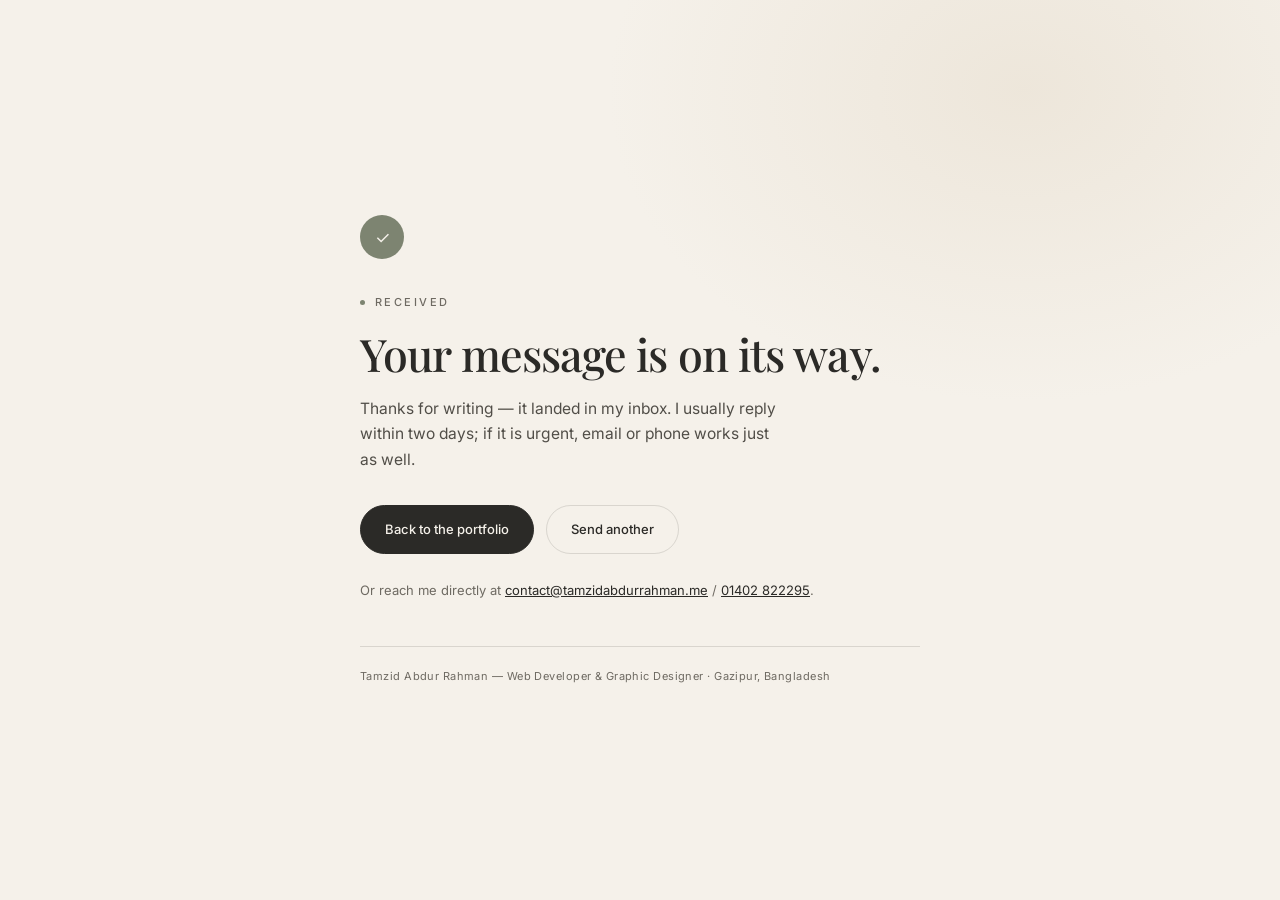
<file: sent.html>
<!DOCTYPE html>
<html lang="en">
<head>
  <meta charset="utf-8">
  <meta name="viewport" content="width=device-width, initial-scale=1">
  <title>Message sent — Tamzid Abdur Rahman</title>
  <meta name="description" content="Thanks for reaching out. Your message has been delivered; replies usually arrive within two days.">
  <meta name="robots" content="noindex">
  <meta name="theme-color" content="#F5F1EA">
  <meta name="color-scheme" content="light">
  <link rel="icon" href="/favicon.ico" sizes="any">
  <link rel="icon" type="image/svg+xml" href="/favicon.svg">
  <link rel="icon" type="image/png" sizes="48x48" href="/favicon-48x48.png">
  <link rel="icon" type="image/png" sizes="96x96" href="/favicon-96x96.png">
  <link rel="icon" type="image/png" sizes="192x192" href="/favicon-192x192.png">
  <link rel="apple-touch-icon" href="/apple-touch-icon.png">
  <link rel="manifest" href="/site.webmanifest">
  <link rel="preconnect" href="https://fonts.googleapis.com">
  <link rel="preconnect" href="https://fonts.gstatic.com" crossorigin>
  <link href="https://fonts.googleapis.com/css2?family=Inter:wght@400;500&family=Playfair+Display:ital,wght@0,500;1,400&display=swap" rel="stylesheet">
  <style>
    :root {
      --bg: #F5F1EA; --sand: #E8DFD0; --stone: #6E6A62; --sage: #7D8471;
      --text: #2B2A27; --line: rgba(43, 42, 39, 0.14);
      --serif: "Playfair Display", Georgia, "Times New Roman", serif;
      --sans: "Inter", -apple-system, BlinkMacSystemFont, "Segoe UI", Helvetica, Arial, sans-serif;
    }
    * { box-sizing: border-box; }
    body {
      margin: 0; min-height: 100svh; display: grid; place-items: center; padding: 24px;
      background:
        radial-gradient(40rem 30rem at 80% 10%, rgba(232, 223, 208, 0.6), transparent 65%),
        var(--bg);
      color: var(--text); font-family: var(--sans); line-height: 1.65;
      -webkit-font-smoothing: antialiased;
    }
    main { width: min(560px, 100%); }
    .mark {
      display: inline-flex; align-items: center; justify-content: center;
      width: 44px; height: 44px; margin-bottom: 34px; border-radius: 999px;
      background: var(--sage); color: var(--bg); font-size: 1.1rem;
    }
    .eyebrow {
      display: flex; align-items: center; gap: 10px; margin: 0 0 18px;
      color: var(--stone); font-size: 11px; font-weight: 500;
      letter-spacing: 0.22em; text-transform: uppercase;
    }
    .eyebrow::before { content: ""; width: 5px; height: 5px; border-radius: 999px; background: var(--sage); }
    h1 {
      margin: 0; font-family: var(--serif); font-size: clamp(1.9rem, 6vw, 2.8rem);
      font-weight: 500; line-height: 1.12; letter-spacing: -0.02em;
    }
    p.lede { margin: 16px 0 0; max-width: 42ch; color: #514E48; font-size: 0.975rem; }
    .actions { display: flex; flex-wrap: wrap; gap: 12px; margin-top: 32px; }
    .btn {
      display: inline-flex; align-items: center; justify-content: center; gap: 8px;
      padding: 13px 24px; border: 1px solid var(--text); border-radius: 999px;
      background: var(--text); color: var(--bg); font-size: 0.8125rem; font-weight: 500;
      text-decoration: none; transition: transform 0.25s ease, background-color 0.25s ease;
    }
    .btn:hover { transform: translateY(-2px); background: #3B3934; }
    .btn-ghost { border-color: var(--line); background: transparent; color: var(--text); }
    .btn-ghost:hover { background: var(--sand); border-color: var(--sand); }
    .btn:focus-visible, a:focus-visible {
      outline: 2px solid #5D6553; outline-offset: 3px; border-radius: 999px;
    }
    .direct { margin: 26px 0 0; font-size: 0.8125rem; color: var(--stone); }
    .direct a { color: var(--text); overflow-wrap: anywhere; }
    footer { margin-top: 44px; padding-top: 20px; border-top: 1px solid var(--line); color: var(--stone); font-size: 0.6875rem; letter-spacing: 0.04em; }
    @media (prefers-reduced-motion: reduce) {
      * { transition: none !important; }
    }
  </style>
</head>
<body>
  <main>
    <div class="mark" aria-hidden="true">&#10003;</div>
    <p class="eyebrow">Received</p>
    <h1>Your message is on its way.</h1>
    <p class="lede">Thanks for writing — it landed in my inbox. I usually reply within two days; if it is urgent, email or phone works just as well.</p>
    <div class="actions">
      <a class="btn" href="/#home">Back to the portfolio</a>
      <a class="btn btn-ghost" href="/#contact">Send another</a>
    </div>
    <p class="direct">
      Or reach me directly at
      <a href="mailto:contact@tamzidabdurrahman.me">contact@tamzidabdurrahman.me</a>
      / <a href="tel:+8801402822295">01402 822295</a>.
    </p>
    <footer>Tamzid Abdur Rahman — Web Developer &amp; Graphic Designer · Gazipur, Bangladesh</footer>
  </main>
</body>
</html>
</file>
<file: css/style.css>
/* ==========================================================================
   Tamzid Abdur Rahman — portfolio styles
   Palette, type, layout and motion. Mobile-first, reduced-motion aware.
   ========================================================================== */

:root {
  --bg: #F5F1EA;
  --surface: #EDE6DA;
  --sand: #E8DFD0;
  --stone: #8A857C;
  --sage: #7D8471;
  --text: #2B2A27;

  /* Derived tones for AA-level contrast on the warm background */
  --stone-deep: #6E6A62;
  --sage-deep: #5D6553;
  --text-soft: #514E48;
  --line: rgba(43, 42, 39, 0.12);
  --line-strong: rgba(43, 42, 39, 0.22);

  --serif: "Playfair Display", "Iowan Old Style", Georgia, "Times New Roman", serif;
  --sans: "Inter", -apple-system, BlinkMacSystemFont, "Segoe UI", Roboto, Helvetica, Arial, sans-serif;

  --container: 1160px;
  --gutter: 24px;

  --radius-sm: 12px;
  --radius-md: 18px;
  --radius-lg: 26px;

  --shadow-soft: 0 18px 40px -26px rgba(43, 42, 39, 0.35);
  --shadow-lift: 0 30px 64px -30px rgba(43, 42, 39, 0.42);

  --ease: cubic-bezier(0.22, 0.61, 0.36, 1);
  --header-height: 72px;
}

*,
*::before,
*::after {
  box-sizing: border-box;
}

html {
  scroll-behavior: smooth;
  -webkit-text-size-adjust: 100%;
  color-scheme: light;
}

body {
  margin: 0;
  background: var(--bg);
  color: var(--text);
  font-family: var(--sans);
  font-size: 16px;
  line-height: 1.65;
  font-weight: 400;
  letter-spacing: -0.005em;
  -webkit-font-smoothing: antialiased;
  -moz-osx-font-smoothing: grayscale;
  overflow-x: hidden;
}

body.menu-open {
  overflow: hidden;
}

img,
svg {
  display: block;
  max-width: 100%;
}

img {
  height: auto;
  -webkit-user-drag: none;
}

h1, h2, h3, h4, p, figure, dl, dd {
  margin: 0;
}

ul, ol {
  margin: 0;
  padding: 0;
  list-style: none;
}

a {
  color: inherit;
  text-decoration: none;
}

button {
  font: inherit;
  color: inherit;
}

::selection {
  background: var(--sage);
  color: var(--bg);
}

:focus-visible {
  outline: 2px solid var(--sage-deep);
  outline-offset: 3px;
  border-radius: 4px;
}

[hidden] {
  display: none !important;
}

.sr-only {
  position: absolute;
  width: 1px;
  height: 1px;
  padding: 0;
  margin: -1px;
  overflow: hidden;
  clip: rect(0 0 0 0);
  clip-path: inset(50%);
  white-space: nowrap;
  border: 0;
}

.container {
  width: min(var(--container), calc(100% - var(--gutter) * 2));
  margin-inline: auto;
}

/* --------------------------------------------------------------------------
   Shared type and controls
   -------------------------------------------------------------------------- */

.eyebrow {
  display: flex;
  align-items: center;
  gap: 10px;
  margin-bottom: 20px;
  color: var(--stone-deep);
  font-size: 11px;
  font-weight: 500;
  letter-spacing: 0.22em;
  line-height: 1.4;
  text-transform: uppercase;
}

.eyebrow .dot {
  width: 5px;
  height: 5px;
  border-radius: 999px;
  background: var(--sage);
}

.section-title {
  font-family: var(--serif);
  font-size: clamp(2.3rem, 4.4vw, 3.8rem);
  font-weight: 500;
  line-height: 1.06;
  letter-spacing: -0.022em;
  color: var(--text);
}

.lede {
  font-size: 1.06rem;
  line-height: 1.75;
  color: var(--text-soft);
}

.section-lede {
  max-width: 38ch;
  margin-bottom: 6px;
  color: var(--text-soft);
  font-size: 0.95rem;
  line-height: 1.75;
}

.rule {
  display: inline-block;
  width: 36px;
  height: 1px;
  margin: 0 8px;
  background: var(--sage);
  vertical-align: middle;
}

.skip-link {
  position: fixed;
  top: 12px;
  left: 12px;
  z-index: 400;
  padding: 10px 16px;
  border-radius: 999px;
  background: var(--text);
  color: var(--bg);
  font-size: 13px;
  transform: translateY(-160%);
  transition: transform 0.2s var(--ease);
}

.skip-link:focus-visible {
  transform: translateY(0);
}

.btn {
  --btn-bg: transparent;
  --btn-color: var(--text);
  --btn-border: transparent;
  display: inline-flex;
  align-items: center;
  justify-content: center;
  gap: 8px;
  padding: 13px 26px;
  border: 1px solid var(--btn-border);
  border-radius: 999px;
  background: var(--btn-bg);
  color: var(--btn-color);
  font-size: 0.8125rem;
  font-weight: 500;
  letter-spacing: 0.02em;
  line-height: 1.2;
  text-align: center;
  cursor: pointer;
  transition:
    background-color 0.25s var(--ease),
    border-color 0.25s var(--ease),
    color 0.25s var(--ease),
    transform 0.25s var(--ease),
    box-shadow 0.25s var(--ease);
}

.btn:hover {
  transform: translateY(-2px);
}

.btn:active {
  transform: translateY(0);
}

.btn-primary {
  --btn-bg: var(--text);
  --btn-color: var(--bg);
  --btn-border: var(--text);
  box-shadow: 0 12px 26px -18px rgba(43, 42, 39, 0.7);
}

.btn-primary:hover {
  --btn-bg: #3B3934;
  --btn-border: #3B3934;
  box-shadow: 0 18px 34px -18px rgba(43, 42, 39, 0.6);
}

.btn-outline {
  --btn-bg: transparent;
  --btn-color: var(--text);
  --btn-border: var(--line-strong);
}

.btn-outline:hover {
  --btn-bg: var(--sand);
  --btn-border: var(--sand);
}

.btn-sm {
  padding: 9px 18px;
  font-size: 0.75rem;
}

.btn-block {
  width: 100%;
}

.btn-spinner {
  display: none;
  width: 14px;
  height: 14px;
  border: 2px solid rgba(245, 241, 234, 0.35);
  border-top-color: var(--bg);
  border-radius: 50%;
  animation: spin 0.7s linear infinite;
}

.btn.is-loading .btn-spinner {
  display: inline-block;
}

.btn.is-loading .btn-label {
  opacity: 0.75;
}

@keyframes spin {
  to { transform: rotate(360deg); }
}

.tags {
  display: flex;
  flex-wrap: wrap;
  gap: 8px;
}

.tags li {
  padding: 6px 12px;
  border: 1px solid var(--line);
  border-radius: 999px;
  background: rgba(245, 241, 234, 0.55);
  color: var(--sage-deep);
  font-size: 0.75rem;
  letter-spacing: 0.01em;
  line-height: 1.4;
}

.tags-sm li {
  padding: 5px 10px;
  font-size: 0.6875rem;
}

/* --------------------------------------------------------------------------
   Header and navigation
   -------------------------------------------------------------------------- */

.site-header {
  position: fixed;
  inset: 0 0 auto;
  z-index: 100;
  transition:
    background-color 0.3s var(--ease),
    border-color 0.3s var(--ease),
    backdrop-filter 0.3s var(--ease);
  border-bottom: 1px solid transparent;
}

.site-header.is-scrolled,
.site-header.menu-open {
  background: rgba(245, 241, 234, 0.86);
  border-bottom-color: var(--line);
  -webkit-backdrop-filter: blur(14px);
  backdrop-filter: blur(14px);
}

/* A backdrop-filter would become the containing block for the fixed mobile
   menu and clip it, so the header switches to a solid surface while open. */
.site-header.menu-open {
  background: var(--bg);
  -webkit-backdrop-filter: none;
  backdrop-filter: none;
}

.navbar {
  display: flex;
  align-items: center;
  justify-content: space-between;
  height: var(--header-height);
  gap: 24px;
}

.brand {
  display: inline-flex;
  align-items: baseline;
  gap: 10px;
  padding: 4px 2px;
  border-radius: 6px;
}

.brand-mark {
  font-family: var(--serif);
  font-size: 1.4rem;
  font-weight: 500;
  letter-spacing: -0.03em;
  line-height: 1;
}

.brand-dot {
  color: var(--sage);
}

.brand-name {
  color: var(--stone-deep);
  font-size: 0.625rem;
  font-weight: 500;
  letter-spacing: 0.2em;
  text-transform: uppercase;
}

.nav-desktop {
  display: none;
  align-items: center;
  gap: 4px;
}

.nav-desktop a:not(.btn) {
  position: relative;
  padding: 10px 14px;
  border-radius: 8px;
  color: var(--text-soft);
  font-size: 0.7875rem;
  font-weight: 450;
  letter-spacing: 0.01em;
  transition: color 0.2s var(--ease);
}

.nav-desktop a:not(.btn)::after {
  content: "";
  position: absolute;
  left: 14px;
  right: 14px;
  bottom: 5px;
  height: 1px;
  background: var(--sage-deep);
  transform: scaleX(0);
  transform-origin: left;
  transition: transform 0.3s var(--ease);
}

.nav-desktop a:not(.btn):hover,
.nav-desktop a:not(.btn).is-active {
  color: var(--text);
}

.nav-desktop a:not(.btn):hover::after,
.nav-desktop a:not(.btn).is-active::after {
  transform: scaleX(1);
}

.nav-cta {
  margin-left: 14px;
}

.nav-actions {
  display: flex;
  align-items: center;
  gap: 10px;
}

.nav-github {
  display: inline-flex;
  align-items: center;
  justify-content: center;
  width: 38px;
  height: 38px;
  border: 1px solid var(--line);
  border-radius: 999px;
  color: var(--text-soft);
  transition: color 0.25s var(--ease), border-color 0.25s var(--ease), transform 0.25s var(--ease);
}

.nav-github:hover {
  border-color: var(--line-strong);
  color: var(--text);
  transform: translateY(-1px);
}

.nav-toggle {
  display: inline-flex;
  flex-direction: column;
  align-items: center;
  justify-content: center;
  gap: 5px;
  width: 42px;
  height: 42px;
  padding: 0;
  border: 1px solid var(--line);
  border-radius: 999px;
  background: transparent;
  cursor: pointer;
}

.nav-toggle-bar {
  display: block;
  width: 17px;
  height: 1.5px;
  border-radius: 2px;
  background: var(--text);
  transition: transform 0.28s var(--ease), opacity 0.2s var(--ease);
}

.nav-toggle[aria-expanded="true"] .nav-toggle-bar:nth-child(1) {
  transform: translateY(6.5px) rotate(45deg);
}

.nav-toggle[aria-expanded="true"] .nav-toggle-bar:nth-child(2) {
  opacity: 0;
}

.nav-toggle[aria-expanded="true"] .nav-toggle-bar:nth-child(3) {
  transform: translateY(-6.5px) rotate(-45deg);
}

.mobile-menu {
  position: fixed;
  inset: var(--header-height) 0 0;
  display: flex;
  flex-direction: column;
  overflow-y: auto;
  overscroll-behavior: contain;
  border-bottom: 1px solid var(--line);
  background: var(--bg);
  animation: menu-in 0.28s var(--ease);
}

.mobile-menu nav {
  width: min(var(--container), calc(100% - var(--gutter) * 2));
  margin-block: auto;
  display: grid;
  gap: 0;
  padding-block: 32px 40px;
}

.mobile-menu nav a:not(.btn) {
  display: flex;
  align-items: baseline;
  gap: 16px;
  padding: 16px 2px;
  border-bottom: 1px solid var(--line);
  font-family: var(--serif);
  font-size: 1.5rem;
  letter-spacing: -0.01em;
}

.mobile-menu nav a:not(.btn) span {
  color: var(--stone);
  font-family: var(--sans);
  font-size: 0.625rem;
  letter-spacing: 0.14em;
}

.mobile-menu nav .btn {
  margin-top: 24px;
  width: 100%;
}

@keyframes menu-in {
  from { opacity: 0; transform: translateY(-8px); }
  to { opacity: 1; transform: translateY(0); }
}

/* --------------------------------------------------------------------------
   Hero
   -------------------------------------------------------------------------- */

.hero {
  position: relative;
  min-height: 100svh;
  padding: calc(var(--header-height) + clamp(48px, 9vh, 92px)) 0 clamp(72px, 10vh, 104px);
  background:
    radial-gradient(48rem 34rem at 84% 8%, rgba(232, 223, 208, 0.55), transparent 65%),
    radial-gradient(36rem 30rem at 6% 92%, rgba(125, 132, 113, 0.1), transparent 70%),
    var(--bg);
  overflow: hidden;
}

.hero-grid {
  display: grid;
  gap: clamp(48px, 7vw, 76px);
  align-items: center;
}

.hero-copy {
  max-width: 620px;
}

.hero-title {
  font-family: var(--serif);
  font-size: clamp(3.4rem, 9.4vw, 6.6rem);
  font-weight: 500;
  line-height: 0.94;
  letter-spacing: -0.035em;
  color: var(--text);
}

.hero-title span {
  display: block;
}

.hero-role {
  display: flex;
  align-items: center;
  margin-top: 28px;
  color: var(--sage-deep);
  font-size: 0.6875rem;
  font-weight: 500;
  letter-spacing: 0.24em;
  text-transform: uppercase;
}

.hero-lede {
  max-width: 44ch;
  margin-top: 22px;
  color: var(--text-soft);
  font-size: 1.03rem;
  line-height: 1.75;
}

.bilingual-line {
  max-width: 44ch;
  margin-top: 14px;
  color: var(--sage-deep);
  font-family: "Noto Sans Bengali", "Nirmala UI", "Vrinda", var(--sans);
  font-size: 0.9rem;
  line-height: 1.9;
  letter-spacing: 0.005em;
  text-wrap: balance;
}

.hero-actions {
  display: flex;
  flex-wrap: wrap;
  gap: 12px;
  margin-top: 34px;
}

.hero-meta {
  display: flex;
  flex-wrap: wrap;
  align-items: center;
  gap: 20px 28px;
  margin-top: 38px;
  padding-top: 26px;
  border-top: 1px solid var(--line);
}

.socials {
  display: flex;
  gap: 8px;
}

.socials a {
  display: inline-flex;
  align-items: center;
  justify-content: center;
  width: 40px;
  height: 40px;
  border: 1px solid var(--line);
  border-radius: 999px;
  color: var(--text-soft);
  transition:
    transform 0.25s var(--ease),
    background-color 0.25s var(--ease),
    border-color 0.25s var(--ease),
    color 0.25s var(--ease);
}

.socials a:hover {
  transform: translateY(-3px);
  border-color: var(--sand);
  background: var(--sand);
  color: var(--text);
}

.availability {
  display: inline-flex;
  align-items: center;
  gap: 8px;
  color: var(--stone-deep);
  font-size: 0.6875rem;
  letter-spacing: 0.04em;
}

.status-dot {
  position: relative;
  width: 7px;
  height: 7px;
  border-radius: 999px;
  background: var(--sage);
}

.status-dot::after {
  content: "";
  position: absolute;
  inset: -3px;
  border: 1px solid var(--sage);
  border-radius: 999px;
  opacity: 0.35;
  animation: status-pulse 2.8s ease-out infinite;
}

@keyframes status-pulse {
  0% { transform: scale(0.7); opacity: 0.5; }
  70% { transform: scale(1.5); opacity: 0; }
  100% { opacity: 0; }
}

.hero-visual {
  position: relative;
  justify-self: start;
  width: 100%;
  max-width: 440px;
}

.hero-visual::before {
  content: "";
  position: absolute;
  inset: 18px -18px -18px 18px;
  border: 1px solid rgba(125, 132, 113, 0.28);
  border-radius: 250px 250px var(--radius-lg) var(--radius-lg);
  pointer-events: none;
}

.portrait-frame {
  position: relative;
  overflow: hidden;
  aspect-ratio: 4 / 5;
  border: 1px solid var(--line);
  border-radius: 250px 250px var(--radius-lg) var(--radius-lg);
  background: var(--sand);
  box-shadow: var(--shadow-lift);
}

.portrait-frame img {
  width: 100%;
  height: 100%;
  object-fit: cover;
}

.portrait-caption {
  position: absolute;
  left: 50%;
  bottom: 22px;
  display: inline-flex;
  align-items: center;
  gap: 8px;
  padding: 9px 16px;
  border: 1px solid rgba(245, 241, 234, 0.6);
  border-radius: 999px;
  background: rgba(245, 241, 234, 0.82);
  -webkit-backdrop-filter: blur(10px);
  backdrop-filter: blur(10px);
  color: var(--text);
  font-size: 0.625rem;
  font-weight: 500;
  letter-spacing: 0.16em;
  text-transform: uppercase;
  transform: translateX(-50%);
  white-space: nowrap;
}

.caption-dot {
  width: 3px;
  height: 3px;
  border-radius: 999px;
  background: var(--sage);
}

.hero-note {
  margin-top: 18px;
  color: var(--stone-deep);
  font-size: 0.6875rem;
  letter-spacing: 0.04em;
  text-align: center;
}

.scroll-cue {
  position: absolute;
  left: 50%;
  bottom: 26px;
  display: none;
  align-items: center;
  gap: 12px;
  color: var(--stone-deep);
  font-size: 0.5625rem;
  letter-spacing: 0.26em;
  text-transform: uppercase;
  transform: translateX(-50%);
}

.scroll-line {
  position: relative;
  width: 1px;
  height: 44px;
  overflow: hidden;
  background: var(--line-strong);
}

.scroll-line::after {
  content: "";
  position: absolute;
  inset: 0;
  background: var(--sage-deep);
  animation: scroll-line 2.4s var(--ease) infinite;
}

@keyframes scroll-line {
  0% { transform: translateY(-100%); }
  55%, 100% { transform: translateY(100%); }
}

/* --------------------------------------------------------------------------
   Sections
   -------------------------------------------------------------------------- */

.section {
  position: relative;
  padding-block: clamp(78px, 10vw, 124px);
  border-top: 1px solid var(--line);
  scroll-margin-top: var(--header-height);
}

.section-tinted {
  background:
    radial-gradient(40rem 30rem at 92% 0%, rgba(245, 241, 234, 0.7), transparent 65%),
    var(--surface);
}

.section-head {
  margin-bottom: clamp(40px, 6vw, 66px);
}

.section-head-row {
  display: flex;
  flex-direction: column;
  gap: 24px;
}

/* About */

.about-grid {
  display: grid;
  gap: clamp(40px, 6vw, 72px);
}

.about-body > p + p {
  margin-top: 20px;
}

.about-body .lede {
  font-size: 1.14rem;
  line-height: 1.72;
  color: var(--text);
}

.about-body > p:not(.lede):not(.signature) {
  color: var(--text-soft);
  font-size: 0.98rem;
}

.about-details {
  display: grid;
  gap: 22px 32px;
  margin-top: 38px;
  padding-top: 32px;
  border-top: 1px solid var(--line);
}

.about-details dt {
  margin-bottom: 5px;
  color: var(--stone-deep);
  font-size: 0.625rem;
  font-weight: 500;
  letter-spacing: 0.2em;
  text-transform: uppercase;
}

.about-details dd {
  color: var(--text);
  font-size: 0.9375rem;
  line-height: 1.6;
}

.signature {
  margin-top: 36px;
  color: var(--stone-deep);
  font-family: var(--serif);
  font-size: 1.5rem;
  font-style: italic;
  letter-spacing: -0.01em;
}

/* Skills */

.skills-grid {
  display: grid;
  gap: 20px;
}

.skill-card {
  padding: clamp(26px, 4vw, 38px);
  border: 1px solid var(--line);
  border-radius: var(--radius-lg);
  background: var(--bg);
  box-shadow: var(--shadow-soft);
  transition: transform 0.35s var(--ease), box-shadow 0.35s var(--ease);
}

.skill-card:hover {
  transform: translateY(-4px);
  box-shadow: var(--shadow-lift);
}

.skill-card-alt {
  background: var(--sand);
}

.skill-card-top {
  display: flex;
  align-items: flex-start;
  justify-content: space-between;
  margin-bottom: 26px;
}

.skill-icon {
  display: inline-flex;
  align-items: center;
  justify-content: center;
  width: 46px;
  height: 46px;
  border: 1px solid var(--line);
  border-radius: var(--radius-sm);
  background: var(--surface);
  color: var(--sage-deep);
}

.skill-card-alt .skill-icon {
  background: var(--bg);
}

.skill-index {
  color: var(--stone);
  font-size: 0.625rem;
  letter-spacing: 0.16em;
}

.skill-card h3 {
  font-family: var(--serif);
  font-size: clamp(1.45rem, 2.4vw, 1.85rem);
  font-weight: 500;
  letter-spacing: -0.015em;
  line-height: 1.2;
}

.skill-card p {
  max-width: 40ch;
  margin-top: 12px;
  color: var(--text-soft);
  font-size: 0.925rem;
}

.skill-card .tags {
  margin-top: 26px;
}

.skill-card-alt .tags li {
  background: rgba(245, 241, 234, 0.45);
}

.skill-levels {
  margin-top: 28px;
  padding-top: 24px;
  border-top: 1px solid var(--line);
}

.skill-levels .skill-levels-label {
  max-width: none;
  margin: 0 0 18px;
  color: var(--stone-deep);
  font-size: 0.625rem;
  font-weight: 500;
  letter-spacing: 0.18em;
  text-transform: uppercase;
}

.skill-level + .skill-level {
  margin-top: 15px;
}

.skill-level-row {
  display: flex;
  align-items: baseline;
  justify-content: space-between;
  gap: 12px;
  margin-bottom: 7px;
  color: var(--text-soft);
  font-size: 0.8rem;
}

.skill-level-row span:last-child {
  flex: none;
  color: var(--stone-deep);
  font-size: 0.6875rem;
  letter-spacing: 0.02em;
}

.meter {
  height: 5px;
  border-radius: 999px;
  background: rgba(43, 42, 39, 0.08);
  overflow: hidden;
}

.meter span {
  display: block;
  width: var(--level, 50%);
  height: 100%;
  border-radius: inherit;
  background: linear-gradient(90deg, var(--sage), var(--sage-deep));
  transform: scaleX(0);
  transform-origin: left;
  transition: transform 1.1s var(--ease) 0.15s;
}

.is-visible .meter span {
  transform: scaleX(1);
}

.skill-card-alt .meter {
  background: rgba(245, 241, 234, 0.55);
}

/* Journey */

.journey-grid {
  display: grid;
  gap: clamp(40px, 6vw, 72px);
}

.journey-head {
  margin-bottom: 0;
}

.journey-head .section-lede {
  max-width: 38ch;
  margin-top: 18px;
}

.timeline {
  position: relative;
  display: grid;
  gap: 30px;
  padding-left: 30px;
}

.timeline::before {
  content: "";
  position: absolute;
  left: 5px;
  top: 8px;
  bottom: 8px;
  width: 1px;
  background: var(--line-strong);
}

.timeline-item {
  position: relative;
}

.timeline-dot {
  position: absolute;
  top: 6px;
  left: -30px;
  width: 11px;
  height: 11px;
  border: 1.5px solid var(--sage-deep);
  border-radius: 999px;
  background: var(--bg);
}

.timeline-meta {
  display: flex;
  flex-wrap: wrap;
  align-items: center;
  gap: 6px 12px;
  margin-bottom: 6px;
}

.timeline-time {
  color: var(--sage-deep);
  font-size: 0.625rem;
  font-weight: 500;
  letter-spacing: 0.18em;
  text-transform: uppercase;
}

.timeline-place {
  display: inline-flex;
  align-items: center;
  gap: 10px;
  color: var(--stone-deep);
  font-size: 0.75rem;
}

.timeline-place::before {
  content: "";
  width: 3px;
  height: 3px;
  border-radius: 999px;
  background: var(--stone);
}

.timeline-item h3 {
  font-family: var(--serif);
  font-size: 1.3rem;
  font-weight: 500;
  letter-spacing: -0.01em;
  line-height: 1.25;
}

.timeline-item p {
  max-width: 48ch;
  margin-top: 8px;
  color: var(--text-soft);
  font-size: 0.9rem;
  line-height: 1.7;
}

/* Projects */

.github-activity {
  margin-bottom: 32px;
  padding: 22px;
  border: 1px solid var(--line);
  border-radius: var(--radius-md);
  background: var(--surface);
}

.activity-head {
  display: flex;
  flex-wrap: wrap;
  align-items: baseline;
  justify-content: space-between;
  gap: 6px 16px;
  margin-bottom: 18px;
}

.activity-title {
  font-size: 0.6875rem;
  font-weight: 500;
  letter-spacing: 0.18em;
  text-transform: uppercase;
}

.activity-profile {
  border-bottom: 1px solid transparent;
  color: var(--sage-deep);
  font-size: 0.78rem;
  transition: border-color 0.25s var(--ease);
}

.activity-profile:hover {
  border-color: currentColor;
}

.activity-stats {
  display: grid;
  gap: 18px 28px;
}

.activity-stat {
  display: flex;
  flex-direction: column;
  gap: 3px;
}

.activity-stat > span {
  color: var(--text-soft);
  font-size: 0.625rem;
  letter-spacing: 0.16em;
  text-transform: uppercase;
}

.activity-stat strong {
  font-family: var(--serif);
  font-size: 1.4rem;
  font-weight: 500;
  letter-spacing: -0.01em;
  line-height: 1.2;
}

.activity-langs {
  gap: 8px;
}

.activity-languages {
  display: flex;
  flex-wrap: wrap;
  gap: 8px;
}

.activity-language {
  display: inline-flex;
  align-items: center;
  gap: 7px;
  padding: 5px 12px;
  border: 1px solid var(--line);
  border-radius: 999px;
  background: var(--bg);
  color: var(--text-soft);
  font-size: 0.72rem;
  line-height: 1.4;
}

.activity-language strong {
  color: var(--stone-deep);
  font-family: var(--sans);
  font-size: 0.6875rem;
  font-weight: 500;
}

.projects-grid {
  display: grid;
  gap: 24px;
}

.project-card {
  border: 1px solid var(--line);
  border-radius: var(--radius-lg);
  background: var(--bg);
  overflow: hidden;
  transition: transform 0.4s var(--ease), box-shadow 0.4s var(--ease), border-color 0.3s var(--ease);
}

.project-card:hover {
  transform: translateY(-5px);
  border-color: var(--line-strong);
  box-shadow: var(--shadow-lift);
}

.project-link {
  display: block;
  height: 100%;
}

.project-link:focus-visible {
  outline-offset: -3px;
  border-radius: var(--radius-lg);
}

.project-media {
  position: relative;
  aspect-ratio: 4 / 3;
  overflow: hidden;
  background: var(--sand);
}

.project-media img {
  width: 100%;
  height: 100%;
  object-fit: cover;
  transition: transform 0.7s var(--ease);
}

.project-card:hover .project-media img {
  transform: scale(1.035);
}

.project-arrow {
  position: absolute;
  right: 16px;
  bottom: 16px;
  display: inline-flex;
  align-items: center;
  justify-content: center;
  width: 40px;
  height: 40px;
  border: 1px solid rgba(245, 241, 234, 0.7);
  border-radius: 999px;
  background: rgba(245, 241, 234, 0.85);
  -webkit-backdrop-filter: blur(8px);
  backdrop-filter: blur(8px);
  color: var(--text);
  transition: transform 0.35s var(--ease), background-color 0.3s var(--ease);
}

.project-card:hover .project-arrow {
  transform: rotate(45deg);
  background: var(--bg);
}

.project-body {
  padding: 24px clamp(22px, 3vw, 28px) 28px;
}

.project-heading {
  display: flex;
  flex-wrap: wrap;
  align-items: center;
  justify-content: space-between;
  gap: 8px 14px;
}

.project-heading h3 {
  font-family: var(--serif);
  font-size: 1.5rem;
  font-weight: 500;
  letter-spacing: -0.015em;
  line-height: 1.2;
}

.project-year {
  color: var(--stone-deep);
  font-size: 0.625rem;
  letter-spacing: 0.14em;
}

.project-body p {
  margin-top: 10px;
  color: var(--text-soft);
  font-size: 0.9rem;
  line-height: 1.7;
}

.project-body .tags {
  margin-top: 20px;
}

/* Live GitHub cards */

.project-card.is-dynamic {
  display: flex;
  flex-direction: column;
  animation: card-in 0.55s var(--ease) both;
  animation-delay: calc(var(--i, 0) * 70ms);
}

.project-card.is-dynamic .project-body {
  display: flex;
  flex: 1;
  flex-direction: column;
}

@keyframes card-in {
  from {
    opacity: 0;
    translate: 0 16px;
  }
  to {
    opacity: 1;
    translate: 0 0;
  }
}

.project-media-monogram {
  display: flex;
  align-items: center;
  justify-content: center;
  background-color: var(--sand);
  background-image: radial-gradient(22rem 18rem at 18% 12%, rgba(245, 241, 234, 0.85), transparent 68%);
}

.project-media-monogram.is-b {
  background-color: var(--surface);
  background-image: radial-gradient(22rem 18rem at 82% 88%, rgba(232, 223, 208, 0.9), transparent 70%);
}

.project-media-monogram.is-c {
  background-color: #E3DBC9;
  background-image: radial-gradient(22rem 18rem at 50% 0%, rgba(245, 241, 234, 0.8), transparent 72%);
}

.project-media-monogram::before {
  content: "";
  position: absolute;
  width: 46%;
  aspect-ratio: 1;
  border: 1px solid var(--line-strong);
  border-radius: 999px;
}

.project-monogram {
  position: relative;
  color: var(--text);
  opacity: 0.72;
  font-family: var(--serif);
  font-size: clamp(2.6rem, 6vw, 3.6rem);
  font-weight: 500;
  letter-spacing: -0.04em;
  line-height: 1;
  transition: transform 0.6s var(--ease);
}

.project-card:hover .project-monogram {
  transform: scale(1.045);
}

.project-media-language {
  position: absolute;
  top: 16px;
  right: 16px;
  padding: 5px 11px;
  border: 1px solid var(--line);
  border-radius: 999px;
  background: rgba(245, 241, 234, 0.82);
  -webkit-backdrop-filter: blur(6px);
  backdrop-filter: blur(6px);
  color: var(--stone-deep);
  font-size: 0.625rem;
  letter-spacing: 0.12em;
  line-height: 1.4;
  text-transform: uppercase;
}

.project-badge {
  flex: none;
  padding: 4px 10px;
  border: 1px solid rgba(125, 132, 113, 0.4);
  border-radius: 999px;
  background: rgba(125, 132, 113, 0.12);
  color: var(--sage-deep);
  font-family: var(--sans);
  font-size: 0.5625rem;
  font-weight: 500;
  letter-spacing: 0.1em;
  line-height: 1.5;
  text-transform: uppercase;
  white-space: nowrap;
}

.project-card .project-description {
  display: -webkit-box;
  -webkit-box-orient: vertical;
  -webkit-line-clamp: 3;
  overflow: hidden;
}

.project-meta {
  display: flex;
  flex-wrap: wrap;
  align-items: center;
  gap: 8px 16px;
  margin-top: 18px;
  color: var(--stone-deep);
  font-size: 0.72rem;
}

.project-meta-item {
  display: inline-flex;
  align-items: center;
  gap: 6px;
}

.project-meta svg {
  flex: none;
  color: var(--stone);
}

.project-lang-dot {
  width: 7px;
  height: 7px;
  border-radius: 999px;
  background: var(--sage);
}

.project-updated {
  color: var(--stone-deep);
}

.project-actions {
  display: flex;
  flex-wrap: wrap;
  gap: 10px;
  margin-top: 24px;
  padding-top: 20px;
  border-top: 1px solid var(--line);
}

.project-card.is-dynamic .project-actions {
  margin-top: auto;
  padding-top: 22px;
}

.project-tags {
  margin-top: 16px;
}

.project-tags .tag-more {
  border-style: dashed;
  background: transparent;
  color: var(--stone-deep);
}

/* Loading, empty and fallback states */

.project-skeleton {
  display: flex;
  flex-direction: column;
}

.skeleton-media {
  aspect-ratio: 4 / 3;
  background: var(--sand);
  animation: skeleton-pulse 1.6s var(--ease) infinite;
}

.skeleton-line {
  height: 11px;
  margin-top: 12px;
  border-radius: 999px;
  background: var(--sand);
  animation: skeleton-pulse 1.6s var(--ease) infinite;
}

.skeleton-line:first-child {
  margin-top: 0;
}

.skeleton-title {
  width: 58%;
  height: 20px;
  margin-bottom: 8px;
}

.skeleton-short {
  width: 72%;
}

.skeleton-actions {
  display: flex;
  gap: 10px;
  margin-top: 28px;
}

.skeleton-actions span {
  width: 104px;
  height: 34px;
  border-radius: 999px;
  background: var(--sand);
  animation: skeleton-pulse 1.6s var(--ease) infinite;
}

@keyframes skeleton-pulse {
  0%, 100% { opacity: 1; }
  50% { opacity: 0.55; }
}

.projects-fallback {
  grid-column: 1 / -1;
  display: grid;
  justify-items: start;
  gap: 18px;
  padding: clamp(24px, 4vw, 36px);
  border: 1px dashed var(--line-strong);
  border-radius: var(--radius-lg);
  background: var(--surface);
}

.projects-fallback p {
  max-width: 56ch;
  color: var(--text-soft);
  font-size: 0.925rem;
}

.projects-footer {
  display: flex;
  flex-wrap: wrap;
  align-items: center;
  gap: 14px 20px;
  margin-top: 36px;
}

.projects-note {
  color: var(--stone-deep);
  font-size: 0.8rem;
  font-style: italic;
}

/* Gallery */

.gallery {
  columns: 2;
  column-gap: 18px;
}

.gallery-item {
  break-inside: avoid;
  margin-bottom: 18px;
  border: 1px solid var(--line);
  border-radius: var(--radius-md);
  background: var(--bg);
  overflow: hidden;
  box-shadow: 0 1px 2px rgba(43, 42, 39, 0.05);
  transition: box-shadow 0.35s var(--ease), border-color 0.35s var(--ease);
}

.gallery-item:hover,
.gallery-item:focus-within {
  border-color: rgba(43, 42, 39, 0.22);
  box-shadow: 0 20px 44px -28px rgba(43, 42, 39, 0.42);
}

.gallery-trigger {
  position: relative;
  display: block;
  width: 100%;
  padding: 0;
  border: 0;
  background: transparent;
  cursor: zoom-in;
  overflow: hidden;
}

.gallery-trigger::after {
  content: "";
  position: absolute;
  inset: 0;
  background: rgba(43, 42, 39, 0);
  transition: background-color 0.35s var(--ease);
}

.gallery-trigger::before {
  content: "+";
  position: absolute;
  top: 50%;
  left: 50%;
  z-index: 1;
  display: grid;
  place-items: center;
  width: 46px;
  height: 46px;
  margin: -23px 0 0 -23px;
  border-radius: 999px;
  background: rgba(245, 241, 234, 0.92);
  box-shadow: 0 12px 28px -12px rgba(24, 23, 21, 0.55);
  color: var(--text);
  font-family: var(--sans);
  font-size: 1.5rem;
  font-weight: 400;
  line-height: 1;
  opacity: 0;
  transform: scale(0.84);
  transition: opacity 0.3s var(--ease), transform 0.3s var(--ease);
  pointer-events: none;
}

.gallery-trigger:hover::before,
.gallery-trigger:focus-visible::before {
  opacity: 1;
  transform: scale(1);
}

.gallery-trigger:hover::after,
.gallery-trigger:focus-visible::after {
  background: rgba(43, 42, 39, 0.06);
}

.gallery-trigger img {
  width: 100%;
  height: auto;
  transition: transform 0.6s var(--ease);
}

.gallery-trigger:hover img {
  transform: scale(1.025);
}

.gallery-item figcaption {
  display: flex;
  flex-direction: column;
  gap: 2px;
  padding: 13px 16px 15px;
  font-family: "Playfair Display", "Iowan Old Style", Georgia,
    "Noto Sans Bengali", "Nirmala UI", "Vrinda", serif;
  font-size: 0.95rem;
  letter-spacing: -0.005em;
  line-height: 1.3;
}

.gallery-item figcaption span {
  color: var(--stone-deep);
  font-family: var(--sans);
  font-size: 0.5625rem;
  letter-spacing: 0.16em;
  text-transform: uppercase;
}

.gallery-hint {
  margin-top: 10px;
  color: var(--stone-deep);
  font-size: 0.6875rem;
  letter-spacing: 0.04em;
}

/* Lightbox */

.lightbox {
  position: fixed;
  inset: 0;
  z-index: 300;
  display: grid;
  place-items: center;
  padding: 64px 16px 24px;
}

.lightbox-backdrop {
  position: absolute;
  inset: 0;
  background: rgba(24, 23, 21, 0.92);
  -webkit-backdrop-filter: blur(10px);
  backdrop-filter: blur(10px);
  animation: fade-in 0.25s var(--ease);
}

.lightbox-panel {
  position: relative;
  display: flex;
  align-items: center;
  justify-content: center;
  width: 100%;
  max-width: 1040px;
  animation: lightbox-in 0.32s var(--ease);
}

.lightbox-figure {
  width: fit-content;
  max-width: 100%;
  margin: 0;
}

.lightbox-image {
  width: auto;
  height: auto;
  max-width: 100%;
  max-height: 76svh;
  border-radius: 10px;
  background: var(--bg);
  box-shadow: 0 40px 90px -30px rgba(0, 0, 0, 0.7);
}

.lightbox-caption {
  display: flex;
  flex-wrap: wrap;
  align-items: baseline;
  justify-content: space-between;
  gap: 8px 20px;
  margin-top: 14px;
  color: rgba(245, 241, 234, 0.8);
  font-family: "Inter", -apple-system, BlinkMacSystemFont, "Segoe UI",
    "Noto Sans Bengali", "Nirmala UI", "Vrinda", Roboto, Helvetica, Arial, sans-serif;
  font-size: 0.75rem;
  letter-spacing: 0.03em;
}

.lightbox-counter {
  color: rgba(245, 241, 234, 0.55);
  font-size: 0.6875rem;
  letter-spacing: 0.14em;
}

.lightbox-close,
.lightbox-nav {
  position: fixed;
  z-index: 2;
  display: inline-flex;
  align-items: center;
  justify-content: center;
  width: 44px;
  height: 44px;
  padding: 0;
  border: 1px solid rgba(245, 241, 234, 0.24);
  border-radius: 999px;
  background: rgba(245, 241, 234, 0.08);
  color: var(--bg);
  cursor: pointer;
  transition: background-color 0.25s var(--ease), transform 0.25s var(--ease);
}

.lightbox-close:hover,
.lightbox-nav:hover {
  background: rgba(245, 241, 234, 0.18);
}

.lightbox-close {
  top: 16px;
  right: 16px;
}

.lightbox-nav {
  top: 50%;
  transform: translateY(-50%);
}

.lightbox-prev {
  left: 12px;
}

.lightbox-next {
  right: 12px;
}

@keyframes lightbox-in {
  from { opacity: 0; transform: scale(0.985) translateY(8px); }
  to { opacity: 1; transform: scale(1) translateY(0); }
}

@keyframes fade-in {
  from { opacity: 0; }
  to { opacity: 1; }
}

body.lightbox-open {
  overflow: hidden;
}

/* --------------------------------------------------------------------------
   Contact
   -------------------------------------------------------------------------- */

.contact-grid {
  display: grid;
  gap: clamp(40px, 6vw, 76px);
  align-items: start;
}

.contact-copy .lede {
  max-width: 42ch;
  margin-top: 22px;
}

.contact-mail {
  margin-top: 30px;
}

.contact-mail a {
  display: inline-block;
  max-width: 100%;
  border-bottom: 1px solid var(--line-strong);
  font-family: var(--serif);
  font-size: clamp(1.35rem, 2.6vw, 1.75rem);
  letter-spacing: -0.01em;
  line-height: 1.4;
  overflow-wrap: anywhere;
  transition: color 0.25s var(--ease), border-color 0.25s var(--ease);
}

.contact-mail a:hover {
  color: var(--sage-deep);
  border-color: var(--sage);
}

.socials-pills {
  flex-wrap: wrap;
  gap: 8px;
  margin-top: 26px;
}

.socials-pills a {
  width: auto;
  height: auto;
  padding: 8px 16px;
  font-size: 0.75rem;
  letter-spacing: 0.02em;
}

.contact-facts {
  display: grid;
  gap: 12px;
  margin-top: 32px;
  padding-top: 26px;
  border-top: 1px solid var(--line);
}

.contact-facts li {
  display: flex;
  align-items: center;
  gap: 10px;
  color: var(--stone-deep);
  font-size: 0.8125rem;
}

.contact-facts svg {
  flex: none;
  color: var(--sage-deep);
}

.contact-facts a {
  color: var(--text);
  text-decoration: underline;
  text-decoration-thickness: 1px;
  text-underline-offset: 3px;
  transition: color 0.25s var(--ease);
}

.contact-facts a:hover {
  color: var(--sage-deep);
}

.contact-card {
  padding: clamp(24px, 4vw, 38px);
  border: 1px solid var(--line);
  border-radius: var(--radius-lg);
  background: var(--surface);
  box-shadow: var(--shadow-soft);
}

.contact-form {
  display: grid;
  gap: 18px;
}

.field {
  display: grid;
  gap: 8px;
}

.field label {
  color: var(--stone-deep);
  font-size: 0.625rem;
  font-weight: 500;
  letter-spacing: 0.18em;
  text-transform: uppercase;
}

.field input,
.field textarea {
  width: 100%;
  padding: 12px 14px;
  border: 1px solid var(--line-strong);
  border-radius: var(--radius-sm);
  background: var(--bg);
  color: var(--text);
  font-family: var(--sans);
  font-size: 0.9375rem;
  line-height: 1.5;
  transition: border-color 0.2s var(--ease), box-shadow 0.2s var(--ease), background-color 0.2s var(--ease);
}

.field textarea {
  min-height: 138px;
  resize: vertical;
}

.field input::placeholder,
.field textarea::placeholder {
  color: var(--stone-deep);
  opacity: 0.85;
}

.field input:hover,
.field textarea:hover {
  border-color: var(--stone);
}

.field input:focus,
.field textarea:focus {
  outline: none;
  border-color: var(--sage-deep);
  background: #FBF8F2;
  box-shadow: 0 0 0 3px rgba(125, 132, 113, 0.16);
}

.hp-field {
  position: absolute;
  left: -9999px;
  width: 1px;
  height: 1px;
  opacity: 0;
  pointer-events: none;
}

.form-note {
  color: var(--stone-deep);
  font-size: 0.6875rem;
  line-height: 1.6;
  text-align: center;
}

.form-status {
  min-height: 1.4em;
  font-size: 0.8125rem;
  line-height: 1.5;
  text-align: center;
}

.form-status.is-success {
  color: var(--sage-deep);
}

.form-status.is-error {
  color: #8C4A3C;
}

/* --------------------------------------------------------------------------
   Footer
   -------------------------------------------------------------------------- */

.site-footer {
  padding-block: 38px;
  border-top: 1px solid var(--line);
  background: var(--bg);
}

.footer-grid {
  display: flex;
  flex-direction: column;
  gap: 24px;
}

.footer-brand {
  display: flex;
  align-items: center;
  gap: 12px;
}

.footer-mark {
  display: inline-flex;
  align-items: center;
  justify-content: center;
  width: 36px;
  height: 36px;
  border-radius: 999px;
  background: var(--text);
  color: var(--bg);
  font-family: var(--serif);
  font-size: 0.9rem;
}

.footer-name {
  font-family: var(--serif);
  font-size: 0.9rem;
  line-height: 1.3;
  letter-spacing: -0.005em;
}

.footer-year {
  margin-top: 2px;
  color: var(--stone-deep);
  font-size: 0.6875rem;
}

.footer-role {
  margin-top: 3px;
  color: var(--sage-deep);
  font-size: 0.6875rem;
  letter-spacing: 0.02em;
}

.section-lede a {
  color: var(--sage-deep);
  text-decoration: underline;
  text-decoration-thickness: 1px;
  text-underline-offset: 3px;
  transition: color 0.25s var(--ease);
}

.section-lede a:hover {
  color: var(--text);
}

.footer-socials {
  display: flex;
  align-items: center;
  gap: 8px;
}

.footer-socials a:not(.footer-top) {
  display: inline-flex;
  align-items: center;
  justify-content: center;
  width: 36px;
  height: 36px;
  border: 1px solid var(--line);
  border-radius: 999px;
  color: var(--text-soft);
  transition: transform 0.25s var(--ease), background-color 0.25s var(--ease), border-color 0.25s var(--ease);
}

.footer-socials a:not(.footer-top):hover {
  transform: translateY(-2px);
  border-color: var(--sand);
  background: var(--sand);
}

.footer-top {
  display: inline-flex;
  align-items: center;
  gap: 7px;
  margin-left: 8px;
  padding: 8px 4px;
  color: var(--stone-deep);
  font-size: 0.625rem;
  letter-spacing: 0.16em;
  text-transform: uppercase;
  transition: color 0.2s var(--ease);
}

.footer-top:hover {
  color: var(--text);
}

/* --------------------------------------------------------------------------
   Scroll reveal
   -------------------------------------------------------------------------- */

.reveal-ready [data-reveal] {
  opacity: 0;
  transform: translateY(22px);
  transition:
    opacity 0.75s var(--ease),
    transform 0.75s var(--ease);
  will-change: opacity, transform;
}

.reveal-ready [data-reveal].is-visible {
  opacity: 1;
  transform: none;
}

/* --------------------------------------------------------------------------
   Anti-copy helpers (activated by js/protect.js)
   -------------------------------------------------------------------------- */

.protected,
.protected * {
  -webkit-user-select: none;
  user-select: none;
  -webkit-touch-callout: none;
}

.protected input,
.protected textarea,
.protected select,
.protected [contenteditable="true"] {
  -webkit-user-select: text;
  user-select: text;
}

.protected img,
.protected .gallery {
  -webkit-user-drag: none;
  user-drag: none;
}

.protection-overlay {
  position: fixed;
  inset: 0;
  z-index: 500;
  display: grid;
  place-items: center;
  padding: 24px;
  background: rgba(245, 241, 234, 0.97);
  -webkit-backdrop-filter: blur(22px);
  backdrop-filter: blur(22px);
  text-align: center;
}

.protection-overlay__inner {
  max-width: 420px;
}

.protection-overlay__icon {
  display: inline-flex;
  align-items: center;
  justify-content: center;
  width: 58px;
  height: 58px;
  margin-bottom: 24px;
  border: 1px solid var(--line-strong);
  border-radius: 999px;
  color: var(--text);
}

.protection-overlay h2 {
  font-family: var(--serif);
  font-size: clamp(1.8rem, 4vw, 2.4rem);
  font-weight: 500;
  letter-spacing: -0.02em;
  line-height: 1.15;
}

.protection-overlay p {
  margin-top: 14px;
  color: var(--text-soft);
  font-size: 0.9rem;
  line-height: 1.7;
}

.protection-overlay .signature {
  margin-top: 22px;
  font-size: 1.1rem;
}

/* --------------------------------------------------------------------------
   Responsive
   -------------------------------------------------------------------------- */

@media (min-width: 380px) {
  .activity-stats {
    grid-template-columns: repeat(2, minmax(0, 1fr));
  }

  .activity-langs {
    grid-column: 1 / -1;
  }
}

@media (min-width: 560px) {
  .about-details {
    grid-template-columns: repeat(2, minmax(0, 1fr));
  }

  .footer-grid {
    flex-direction: row;
    align-items: center;
    justify-content: space-between;
  }
}

@media (min-width: 700px) {
  .gallery {
    columns: 2;
    column-gap: 26px;
  }

  .gallery-item {
    margin-bottom: 26px;
  }

  .lightbox {
    padding-inline: 76px;
  }

  .lightbox-prev {
    left: 20px;
  }

  .lightbox-next {
    right: 20px;
  }

  .lightbox-close {
    top: 20px;
    right: 20px;
  }
}

@media (min-width: 860px) {
  :root {
    --gutter: 32px;
    --header-height: 80px;
  }

  .nav-desktop {
    display: flex;
  }

  .nav-toggle {
    display: none;
  }

  .mobile-menu {
    display: none !important;
  }

  .section-head-row {
    flex-direction: row;
    align-items: flex-end;
    justify-content: space-between;
    gap: 48px;
  }

  .section-lede {
    padding-bottom: 6px;
  }

  .about-grid {
    grid-template-columns: 0.9fr 1.1fr;
    align-items: start;
  }

  .about-grid .section-head {
    position: sticky;
    top: calc(var(--header-height) + 40px);
    margin-bottom: 0;
  }

  .skills-grid {
    grid-template-columns: repeat(2, minmax(0, 1fr));
    gap: 24px;
  }

  .journey-grid {
    grid-template-columns: 0.82fr 1.18fr;
    align-items: start;
  }

  .journey-head {
    position: sticky;
    top: calc(var(--header-height) + 40px);
  }

  .activity-stats {
    grid-template-columns: auto auto 1fr;
    align-items: center;
  }

  .activity-langs {
    grid-column: auto;
    justify-self: end;
  }

  .projects-grid {
    grid-template-columns: repeat(2, minmax(0, 1fr));
    gap: 28px;
  }

  .contact-grid {
    grid-template-columns: 1fr 1fr;
    align-items: start;
  }

  .scroll-cue {
    display: flex;
  }
}

@media (min-width: 1000px) {
  .hero {
    display: flex;
    flex-direction: column;
    justify-content: center;
    padding-top: calc(var(--header-height) + 56px);
  }

  .hero-grid {
    grid-template-columns: 1.06fr 0.94fr;
    align-items: center;
    gap: clamp(56px, 7vw, 96px);
  }

  .hero-visual {
    justify-self: end;
  }

  .hero-note {
    text-align: right;
    padding-right: 8px;
  }

  .gallery {
    columns: 3;
    column-gap: 26px;
  }

  .gallery-item {
    margin-bottom: 26px;
  }
}

@media (max-width: 480px) {
  :root {
    --gutter: 20px;
  }

  .hero {
    padding-top: calc(var(--header-height) + 44px);
  }

  .hero-actions {
    flex-direction: column;
    align-items: stretch;
  }

  .hero-actions .btn {
    width: 100%;
  }

  .hero-meta {
    gap: 18px;
  }

  .portrait-caption {
    bottom: 16px;
  }

  .lightbox {
    padding: 72px 12px 20px;
  }

  .lightbox-nav {
    width: 40px;
    height: 40px;
  }

  .lightbox-prev {
    left: 8px;
  }

  .lightbox-next {
    right: 8px;
  }
}

/* The email is one long token; below this width it no longer fits the gutter. */
@media (max-width: 380px) {
  .contact-mail a {
    font-size: 1.1rem;
  }
}

/* --------------------------------------------------------------------------
   Reduced motion
   -------------------------------------------------------------------------- */

@media (prefers-reduced-motion: reduce) {
  html {
    scroll-behavior: auto;
  }

  *,
  *::before,
  *::after {
    animation-duration: 0.01ms !important;
    animation-iteration-count: 1 !important;
    transition-duration: 0.01ms !important;
    scroll-behavior: auto !important;
  }

  .reveal-ready [data-reveal] {
    opacity: 1;
    transform: none;
  }

  .status-dot::after {
    display: none;
  }

  .project-card.is-dynamic {
    animation: none;
  }

  .skeleton-media,
  .skeleton-line,
  .skeleton-actions span {
    animation: none;
  }
}
</file>
